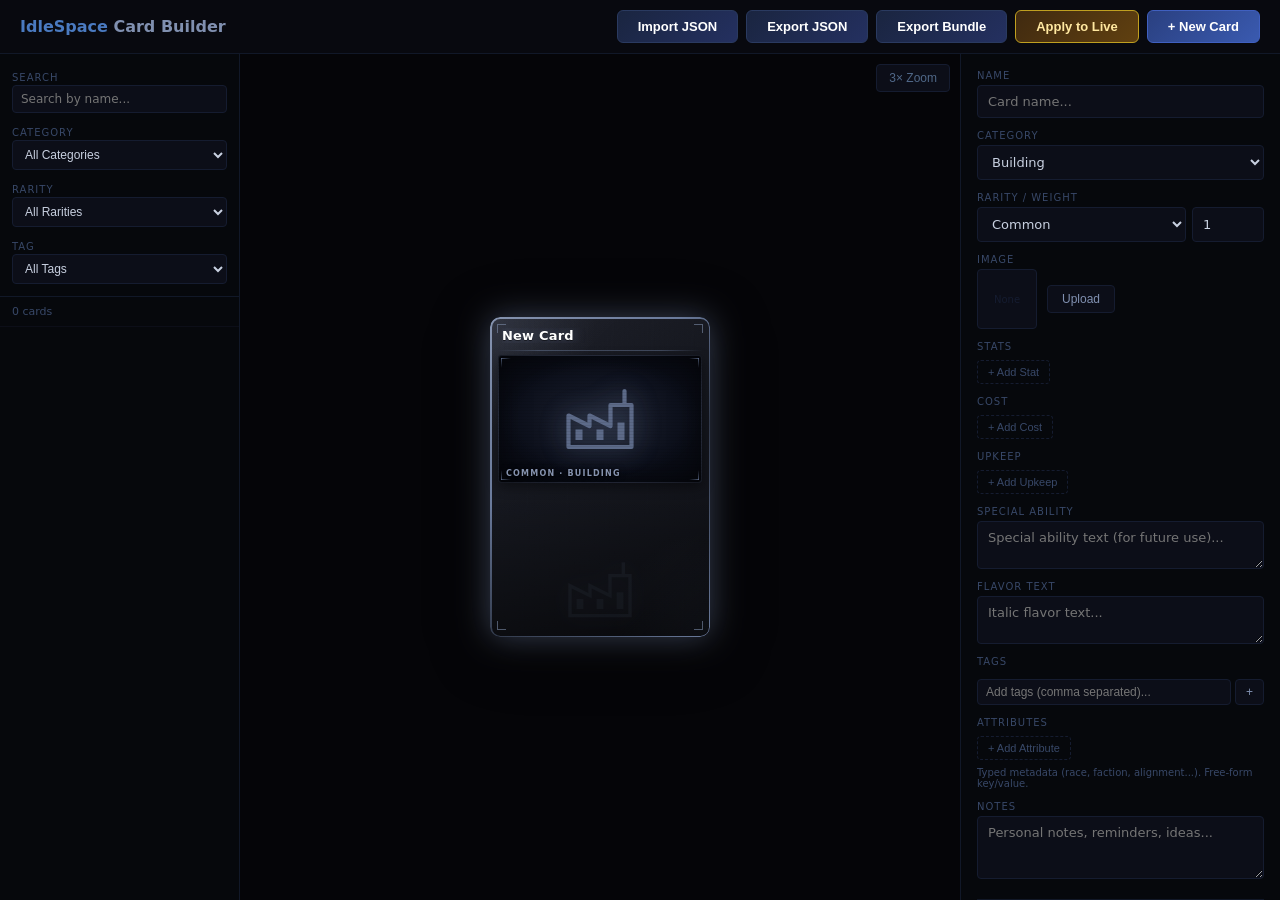
<file: card-builder.html>
<!DOCTYPE html>
<html lang="en">
<head>
<meta charset="UTF-8">
<meta name="viewport" content="width=device-width, initial-scale=1.0">
<title>IdleSpace — Card Builder</title>
<link rel="stylesheet" href="ui/colors_and_type.css">
<link rel="stylesheet" href="ui/chrome.css">
<link rel="stylesheet" href="ui/card-chrome.css">
<link rel="stylesheet" href="ui/ship-card.css">
<link rel="stylesheet" href="ui/star-card.css">
<link rel="stylesheet" href="ui/planet-card.css">
<link rel="stylesheet" href="ui/building-card.css">
<link rel="stylesheet" href="ui/leader-card.css">
<link rel="stylesheet" href="ui/admiral-card.css">
<link rel="stylesheet" href="ui/artifact-card.css">
<link rel="stylesheet" href="ui/tech-card.css">
<style>
/* ── Reset & Base ── */
*, *::before, *::after { box-sizing: border-box; margin: 0; padding: 0; }
body {
  font-family: 'Segoe UI', system-ui, sans-serif;
  background: #050508;
  color: #c8d0e0;
  height: 100vh;
  display: flex;
  flex-direction: column;
  overflow: hidden;
}

/* ── Header ── */
#header {
  display: flex;
  justify-content: space-between;
  align-items: center;
  padding: 10px 20px;
  background: #08090f;
  border-bottom: 1px solid #111828;
  flex-shrink: 0;
}
#header h1 { font-size: 16px; font-weight: 600; color: #8090b0; }
#header h1 span { color: #4a7ac0; }
#header-actions { display: flex; gap: 8px; align-items: center; }
#live-link-status {
  display: none;
  align-items: center;
  gap: 6px;
  padding: 4px 8px;
  margin-right: 4px;
  background: linear-gradient(135deg, #3a2a10, #503a15);
  border: 1px solid #c0a020;
  border-radius: 4px;
  color: #ffe8a0;
  font-size: 11px;
  font-weight: 600;
}
#live-link-status.visible { display: flex; }
#live-link-status .dot {
  width: 7px; height: 7px; border-radius: 50%;
  background: #ffd040;
  box-shadow: 0 0 5px #ffd040;
  animation: live-dot-pulse 1.8s ease-in-out infinite;
}
@keyframes live-dot-pulse { 0%,100% { opacity: 1; } 50% { opacity: 0.5; } }
#live-link-status .clear-link {
  background: transparent; border: none; color: #ffe8a0;
  cursor: pointer; font-size: 11px; text-decoration: underline;
  padding: 0 0 0 2px;
}
#live-link-status .clear-link:hover { color: #ffbb40; }
.header-btn-apply {
  background: linear-gradient(135deg, #402a10, #604010) !important;
  border-color: #c0a020 !important;
  color: #ffe8a0 !important;
}
.header-btn-apply:hover { background: linear-gradient(135deg, #503818, #704818) !important; }
#new-card-btn, .header-btn {
  padding: 8px 20px;
  background: linear-gradient(135deg, #2a4080, #3a5ab0);
  border: 1px solid #4060c0;
  color: #fff;
  border-radius: 6px;
  font-size: 13px;
  font-weight: 600;
  cursor: pointer;
  transition: all 0.15s;
}
#new-card-btn:hover, .header-btn:hover { background: linear-gradient(135deg, #3050a0, #4a6ac0); }
.header-btn-subtle {
  background: linear-gradient(135deg, #1a2540, #243060);
  border-color: #2a3a60;
}
.header-btn-subtle:hover { background: linear-gradient(135deg, #243060, #2e4080) !important; }

/* ── 3-Panel Layout ── */
#panels {
  display: flex;
  flex: 1;
  overflow: hidden;
}

/* ── Left Panel: Catalog ── */
#catalog {
  width: 240px;
  flex-shrink: 0;
  background: #06080c;
  border-right: 1px solid #111828;
  display: flex;
  flex-direction: column;
  overflow: hidden;
}
#catalog-filters {
  padding: 12px;
  border-bottom: 1px solid #111828;
  display: flex;
  flex-direction: column;
  gap: 8px;
}
#catalog-filters label { font-size: 10px; color: #384868; text-transform: uppercase; letter-spacing: 1px; }
#catalog-filters select {
  width: 100%;
  padding: 6px 8px;
  background: #0c0e18;
  border: 1px solid #151c30;
  color: #c8d0e0;
  border-radius: 4px;
  font-size: 12px;
}
#catalog-count {
  padding: 8px 12px;
  font-size: 11px;
  color: #384868;
  border-bottom: 1px solid #0c0e18;
}
#catalog-list {
  flex: 1;
  overflow-y: auto;
  padding: 4px 0;
}
.catalog-item {
  padding: 8px 12px;
  cursor: pointer;
  display: flex;
  align-items: center;
  gap: 8px;
  transition: background 0.1s;
  font-size: 13px;
}
.catalog-item:hover { background: #0a0d16; }
.catalog-item.active { background: #0d1020; }
.catalog-item-dot {
  width: 8px;
  height: 8px;
  border-radius: 50%;
  flex-shrink: 0;
}
.catalog-item-name { flex: 1; white-space: nowrap; overflow: hidden; text-overflow: ellipsis; }
.catalog-item-cat { font-size: 10px; color: #384868; text-transform: uppercase; }

/* ── Center Panel: Preview ── */
#preview-panel {
  flex: 1;
  display: flex;
  align-items: center;
  justify-content: center;
  background: #050508;
  min-width: 280px;
  position: relative;
  overflow: auto;
}
#zoom-btn {
  position: absolute;
  top: 10px;
  right: 10px;
  padding: 6px 12px;
  background: #0c0e18;
  border: 1px solid #151c30;
  color: #506888;
  border-radius: 4px;
  cursor: pointer;
  font-size: 12px;
  z-index: 5;
  transition: all 0.15s;
}
#zoom-btn:hover { border-color: #4060c0; color: #c0d0f0; }

/* ── Card Preview shell ──
   All card rendering goes through the metallic template (ui/card-chrome.css
   and the per-type files). This file only owns the outer sizing + the 3×
   zoom toggle wired to #zoom-btn. */
.card-preview {
  width: 220px;
  height: 320px;
  border-radius: 10px;
  padding: 0;
  display: flex;
  flex-direction: column;
  position: relative;
  flex-shrink: 0;
}
.card-preview.zoomed {
  transform: scale(3);
  transform-origin: center center;
}

/* ── Right Panel: Editor ── */
#editor {
  width: 320px;
  flex-shrink: 0;
  background: #06080c;
  border-left: 1px solid #111828;
  overflow-y: auto;
  padding: 16px;
  display: flex;
  flex-direction: column;
  gap: 12px;
}
.editor-section {
  display: flex;
  flex-direction: column;
  gap: 4px;
}
.editor-label {
  font-size: 10px;
  color: #384868;
  text-transform: uppercase;
  letter-spacing: 1px;
}
.editor-input {
  width: 100%;
  padding: 8px 10px;
  background: #0c0e18;
  border: 1px solid #151c30;
  color: #c8d0e0;
  border-radius: 4px;
  font-size: 13px;
  font-family: inherit;
}
.editor-input:focus { outline: none; border-color: #4060c0; }
textarea.editor-input { resize: vertical; min-height: 48px; }
select.editor-input { cursor: pointer; }

/* Stats / Cost rows */
.stat-rows { display: flex; flex-direction: column; gap: 4px; }
.stat-row {
  display: flex;
  align-items: center;
  gap: 6px;
}
.stat-row .stat-key {
  flex: 1;
  padding: 5px 8px;
  background: #0c0e18;
  border: 1px solid #151c30;
  color: #8090b0;
  border-radius: 4px;
  font-size: 12px;
}
.stat-row .stat-key.default { background: #151a30; color: #506888; border-color: #111828; }
.stat-row .stat-val {
  width: 70px;
  padding: 5px 8px;
  background: #0c0e18;
  border: 1px solid #151c30;
  color: #c8d0e0;
  border-radius: 4px;
  font-size: 12px;
  text-align: right;
}
.stat-row .stat-val:focus { outline: none; border-color: #4060c0; }
.stat-row .remove-btn {
  width: 24px;
  height: 24px;
  background: transparent;
  border: 1px solid #2a2030;
  color: #6a4050;
  border-radius: 4px;
  cursor: pointer;
  font-size: 14px;
  display: flex;
  align-items: center;
  justify-content: center;
  transition: all 0.1s;
}
.stat-row .remove-btn:hover { background: #2a1020; color: #c04060; border-color: #4a2040; }
.add-row-btn {
  padding: 5px 10px;
  background: transparent;
  border: 1px dashed #151c30;
  color: #384868;
  border-radius: 4px;
  cursor: pointer;
  font-size: 11px;
  transition: all 0.1s;
  align-self: flex-start;
}
.add-row-btn:hover { border-color: #4060c0; color: #6a8ac0; }

/* Image upload */
#image-upload-area {
  display: flex;
  align-items: center;
  gap: 10px;
}
#image-thumb {
  width: 60px;
  height: 60px;
  border-radius: 4px;
  background: #0c0e18;
  border: 1px solid #151c30;
  overflow: hidden;
  display: flex;
  align-items: center;
  justify-content: center;
  color: #151c30;
  font-size: 10px;
}
#image-thumb img { width: 100%; height: 100%; object-fit: cover; }
#image-upload-btn {
  padding: 6px 14px;
  background: #0c0e18;
  border: 1px solid #151c30;
  color: #8090b0;
  border-radius: 4px;
  cursor: pointer;
  font-size: 12px;
  transition: all 0.1s;
}
#image-upload-btn:hover { border-color: #4060c0; color: #c0d0f0; }
#image-clear-btn {
  padding: 6px 10px;
  background: transparent;
  border: 1px solid #2a2030;
  color: #6a4050;
  border-radius: 4px;
  cursor: pointer;
  font-size: 11px;
  display: none;
}
#image-clear-btn:hover { background: #2a1020; color: #c04060; }

/* Tags */
#tag-list {
  display: flex;
  flex-wrap: wrap;
  gap: 4px;
}
.tag {
  display: inline-flex;
  align-items: center;
  gap: 4px;
  padding: 3px 8px;
  background: #0c0e18;
  border: 1px solid #151c30;
  border-radius: 12px;
  font-size: 11px;
  color: #8090b0;
}
.tag .tag-remove {
  background: none;
  border: none;
  color: #384868;
  cursor: pointer;
  font-size: 13px;
  padding: 0 0 0 2px;
  line-height: 1;
}
.tag .tag-remove:hover { color: #c04060; }
#search-autocomplete {
  position: absolute;
  top: 100%;
  left: 0;
  right: 0;
  background: #0c0e18;
  border: 1px solid #151c30;
  border-top: none;
  border-radius: 0 0 4px 4px;
  max-height: 180px;
  overflow-y: auto;
  z-index: 10;
  display: none;
}
#search-autocomplete .search-option {
  padding: 5px 8px;
  font-size: 12px;
  color: #8090b0;
  cursor: pointer;
  display: flex;
  align-items: center;
  gap: 6px;
}
#search-autocomplete .search-option:hover,
#search-autocomplete .search-option.selected {
  background: #101525;
  color: #c0d0f0;
}
#search-autocomplete .search-option .search-dot {
  width: 6px;
  height: 6px;
  border-radius: 50%;
  flex-shrink: 0;
}
#search-autocomplete .search-option .search-cat {
  font-size: 9px;
  color: #384868;
  margin-left: auto;
  text-transform: uppercase;
}
#tag-input-row {
  display: flex;
  gap: 4px;
  margin-top: 4px;
  position: relative;
}
#tag-input {
  flex: 1;
  padding: 5px 8px;
  background: #0c0e18;
  border: 1px solid #151c30;
  color: #c8d0e0;
  border-radius: 4px;
  font-size: 12px;
}
#tag-input:focus { outline: none; border-color: #4060c0; }
#tag-autocomplete {
  position: absolute;
  top: 100%;
  left: 0;
  right: 40px;
  background: #0c0e18;
  border: 1px solid #151c30;
  border-top: none;
  border-radius: 0 0 4px 4px;
  max-height: 120px;
  overflow-y: auto;
  z-index: 10;
  display: none;
}
#tag-autocomplete .tag-option {
  padding: 5px 8px;
  font-size: 12px;
  color: #8090b0;
  cursor: pointer;
}
#tag-autocomplete .tag-option:hover,
#tag-autocomplete .tag-option.selected {
  background: #101525;
  color: #c0d0f0;
}
#add-tag-btn {
  padding: 5px 10px;
  background: #0c0e18;
  border: 1px solid #151c30;
  color: #8090b0;
  border-radius: 4px;
  cursor: pointer;
  font-size: 12px;
}
#add-tag-btn:hover { border-color: #4060c0; color: #c0d0f0; }

/* Catalog tag pills */
.catalog-item-tags {
  display: flex;
  gap: 2px;
  flex-wrap: wrap;
  margin-top: 2px;
}
.catalog-tag {
  font-size: 9px;
  padding: 1px 5px;
  background: #0c0e18;
  border-radius: 8px;
  color: #384868;
}

/* Action buttons */
#editor-actions {
  display: flex;
  gap: 8px;
  margin-top: 8px;
  padding-top: 12px;
  border-top: 1px solid #111828;
}
#save-btn {
  flex: 1;
  padding: 10px;
  background: linear-gradient(135deg, #2a6040, #3a8060);
  border: 1px solid #40a060;
  color: #fff;
  border-radius: 6px;
  font-size: 13px;
  font-weight: 600;
  cursor: pointer;
  transition: all 0.15s;
}
#save-btn:hover { background: linear-gradient(135deg, #3a7050, #4a9070); }
#delete-btn {
  padding: 10px 16px;
  background: transparent;
  border: 1px solid #4a2030;
  color: #a04050;
  border-radius: 6px;
  font-size: 13px;
  cursor: pointer;
  transition: all 0.15s;
}
#delete-btn:hover { background: #2a1020; color: #d06070; }
#delete-btn:disabled { opacity: 0.3; cursor: not-allowed; }

/* Toast notification */
#toast {
  position: fixed;
  bottom: 20px;
  left: 50%;
  transform: translateX(-50%) translateY(80px);
  padding: 10px 24px;
  background: #2a6040;
  border: 1px solid #40a060;
  color: #fff;
  border-radius: 6px;
  font-size: 13px;
  transition: transform 0.3s ease;
  z-index: 100;
}
#toast.show { transform: translateX(-50%) translateY(0); }

/* Scrollbar styling */
::-webkit-scrollbar { width: 6px; }
::-webkit-scrollbar-track { background: transparent; }
::-webkit-scrollbar-thumb { background: #151c30; border-radius: 3px; }
::-webkit-scrollbar-thumb:hover { background: #1c2840; }

/* Hidden file input */
#image-file-input { display: none; }
</style>
</head>
<body>

<!-- SVG icon sprite (hidden, injected synchronously so <use href="#i-..."/> resolves immediately) -->
<div id="ui-sprite-slot" style="position:absolute;width:0;height:0;overflow:hidden" aria-hidden="true"></div>
<script>
(function loadSprite(){
  try {
    const xhr = new XMLHttpRequest();
    xhr.open('GET', 'ui/icons.html', false);
    xhr.send();
    document.getElementById('ui-sprite-slot').innerHTML = xhr.responseText;
  } catch(e) {
    fetch('ui/icons.html').then(r => r.text())
      .then(t => { document.getElementById('ui-sprite-slot').innerHTML = t; });
  }
})();
</script>

<!-- Header -->
<div id="header">
  <h1><span>IdleSpace</span> Card Builder</h1>
  <div id="header-actions">
    <div id="live-link-status">
      <span class="dot"></span>
      <span>Live-linked to game</span>
      <button class="clear-link" id="clear-override-btn" title="Remove override; game reverts to data/game-cards.json">clear</button>
    </div>
    <button id="import-btn" class="header-btn header-btn-subtle">Import JSON</button>
    <button id="export-btn" class="header-btn header-btn-subtle">Export JSON</button>
    <button id="export-bundle-btn" class="header-btn header-btn-subtle">Export Bundle</button>
    <button id="apply-live-btn" class="header-btn header-btn-apply" title="Push current catalog to any open starmap as a live override">Apply to Live</button>
    <button id="new-card-btn">+ New Card</button>
  </div>
  <input type="file" id="import-file" accept=".json" style="display:none">
</div>

<!-- 3 Panels -->
<div id="panels">

  <!-- Left: Catalog -->
  <div id="catalog">
    <div id="catalog-filters">
      <div style="position:relative">
        <label>Search</label>
        <input type="text" id="card-search" class="editor-input" placeholder="Search by name..." style="padding:6px 8px; font-size:12px;">
        <div id="search-autocomplete"></div>
      </div>
      <div>
        <label>Category</label>
        <select id="filter-category">
          <option value="all">All Categories</option>
          <option value="building">Building</option>
          <option value="leader">Leader</option>
          <option value="ship">Ship</option>
          <option value="admiral">Admiral</option>
          <option value="star">Star</option>
          <option value="planet">Planet</option>
          <option value="pirate">Pirate</option>
          <option value="artifact">Artifact</option>
          <option value="tech">Tech</option>
        </select>
      </div>
      <div>
        <label>Rarity</label>
        <select id="filter-rarity">
          <option value="all">All Rarities</option>
          <option value="common">Common</option>
          <option value="uncommon">Uncommon</option>
          <option value="rare">Rare</option>
          <option value="epic">Epic</option>
          <option value="legendary">Legendary</option>
        </select>
      </div>
      <div>
        <label>Tag</label>
        <select id="filter-tag">
          <option value="all">All Tags</option>
        </select>
      </div>
    </div>
    <div id="catalog-count">0 cards</div>
    <div id="catalog-list"></div>
  </div>

  <!-- Center: Preview -->
  <div id="preview-panel">
    <button id="zoom-btn">3× Zoom</button>
    <!-- Empty shell. updatePreview() populates className + innerHTML on load. -->
    <div class="card-preview tpl-metal is-ship common" id="card-preview"></div>
  </div>

  <!-- Right: Editor -->
  <div id="editor">
    <div class="editor-section">
      <label class="editor-label">Name</label>
      <input type="text" class="editor-input" id="edit-name" placeholder="Card name...">
    </div>

    <div class="editor-section">
      <label class="editor-label">Category</label>
      <select class="editor-input" id="edit-category">
        <option value="building">Building</option>
        <option value="leader">Leader</option>
        <option value="ship">Ship</option>
        <option value="admiral">Admiral</option>
        <option value="star">Star</option>
        <option value="planet">Planet</option>
        <option value="pirate">Pirate (NPC)</option>
        <option value="artifact">Artifact</option>
        <option value="tech">Tech</option>
      </select>
    </div>

    <div class="editor-section">
      <label class="editor-label">Rarity / Weight</label>
      <div style="display:flex; gap:6px;">
        <select class="editor-input" id="edit-rarity" style="flex:1;">
          <option value="common">Common</option>
          <option value="uncommon">Uncommon</option>
          <option value="rare">Rare</option>
          <option value="epic">Epic</option>
          <option value="legendary">Legendary</option>
        </select>
        <input type="number" class="editor-input" id="edit-weight" value="1" min="0" step="0.5" style="width:72px;" title="Within-rarity pick weight. Default 1. 0 = never drawn.">
      </div>
    </div>

    <div class="editor-section">
      <label class="editor-label">Image</label>
      <div id="image-upload-area">
        <div id="image-thumb">None</div>
        <button id="image-upload-btn">Upload</button>
        <button id="image-clear-btn">Clear</button>
      </div>
      <input type="file" id="image-file-input" accept="image/*">
    </div>

    <!-- Stats section — visible for building/leader/admiral/ship. Planet sees "Bonuses (%)" here; star hides it. -->
    <div class="editor-section" id="stats-section">
      <label class="editor-label" id="stats-label">Stats</label>
      <div class="stat-rows" id="stat-rows"></div>
      <button class="add-row-btn" id="add-stat-btn">+ Add Stat</button>
    </div>

    <!-- Planet Generation — star-only -->
    <div class="editor-section" id="planetgen-section" style="display:none;">
      <label class="editor-label">Planet Generation</label>
      <div style="display:flex; gap:6px; align-items:center; font-size:11px; color:#506888;">
        <span>count</span>
        <input type="number" class="editor-input" id="edit-pg-count-min" value="1" min="0" style="width:56px;" placeholder="min">
        <span>to</span>
        <input type="number" class="editor-input" id="edit-pg-count-max" value="3" min="0" style="width:56px;" placeholder="max">
        <span>bonus</span>
        <input type="number" class="editor-input" id="edit-pg-bonus" value="0" min="0" style="width:56px;" placeholder="0">
      </div>
      <label class="editor-label" style="margin-top:6px;">Guaranteed rarities</label>
      <input type="text" class="editor-input" id="edit-pg-guaranteed" placeholder="e.g. uncommon, rare, epic" style="font-size:12px;">
      <div style="font-size:10px; color:#384868; margin-top:3px;">Comma-separated rarity names. Shift remaining slots via "bonus".</div>
    </div>

    <!-- Artifact source — artifact-only -->
    <div class="editor-section" id="artifact-source-section" style="display:none;">
      <label class="editor-label">Artifact Source</label>
      <select class="editor-input" id="edit-artifact-source">
        <option value="">(any)</option>
        <option value="pirate">Pirate kill</option>
        <option value="research">Research</option>
        <option value="exploration">Exploration</option>
      </select>
      <div style="font-size:10px; color:#384868; margin-top:3px;">Restricts which gameplay path can drop this artifact.</div>
    </div>

    <!-- Effect JSON — artifact + tech -->
    <div class="editor-section" id="effect-section" style="display:none;">
      <label class="editor-label">Effect (JSON)</label>
      <textarea class="editor-input" id="edit-effect-json" placeholder='{"kind":"flatResourcePerColony","id":"minerals","amount":5}' rows="3" style="font-family:monospace; font-size:11px;"></textarea>
      <div style="font-size:10px; color:#384868; margin-top:3px;">Effect kind + args. See ARTIFACT_EFFECTS / TECH_EFFECTS in starmap.html.</div>
    </div>

    <div class="editor-section">
      <label class="editor-label">Cost</label>
      <div class="stat-rows" id="cost-rows"></div>
      <button class="add-row-btn" id="add-cost-btn">+ Add Cost</button>
    </div>

    <div class="editor-section">
      <label class="editor-label">Upkeep</label>
      <div class="stat-rows" id="upkeep-rows"></div>
      <button class="add-row-btn" id="add-upkeep-btn">+ Add Upkeep</button>
    </div>

    <div class="editor-section">
      <label class="editor-label">Special Ability</label>
      <textarea class="editor-input" id="edit-special" placeholder="Special ability text (for future use)..." rows="2"></textarea>
    </div>

    <div class="editor-section">
      <label class="editor-label">Flavor Text</label>
      <textarea class="editor-input" id="edit-flavor" placeholder="Italic flavor text..." rows="2"></textarea>
    </div>

    <div class="editor-section">
      <label class="editor-label">Tags</label>
      <div id="tag-list"></div>
      <div id="tag-input-row">
        <input type="text" id="tag-input" placeholder="Add tags (comma separated)...">
        <button id="add-tag-btn">+</button>
        <div id="tag-autocomplete"></div>
      </div>
    </div>

    <div class="editor-section">
      <label class="editor-label">Attributes</label>
      <div class="stat-rows" id="attr-rows"></div>
      <button class="add-row-btn" id="add-attr-btn">+ Add Attribute</button>
      <div style="font-size:10px; color:#384868; margin-top:3px;">Typed metadata (race, faction, alignment...). Free-form key/value.</div>
    </div>

    <div class="editor-section">
      <label class="editor-label">Notes</label>
      <textarea class="editor-input" id="edit-notes" placeholder="Personal notes, reminders, ideas..." rows="3"></textarea>
    </div>

    <div id="editor-actions">
      <button id="save-btn">Save Card</button>
      <button id="delete-btn" disabled>Delete</button>
    </div>
  </div>
</div>

<!-- Toast -->
<div id="toast"></div>

<script>
// ═══════════════════════════════════════════
//  CONFIG
// ═══════════════════════════════════════════
const RARITY_COLORS = {
  common:    "#506888",
  uncommon:  "#4a9b5a",
  rare:      "#4a7ac0",
  epic:      "#8a4ac0",
  legendary: "#c0a020",
};

const CATEGORY_DEFAULT_STATS = {
  building: [],
  ship:     ["shields","armor","speed","sensorRange","energyDmg","energyRange","kineticDmg","kineticRange","missileDmg","missileRange","stealth","pointDefense"],
  leader:   [],
  admiral:  ["commandBonus","maxFleetSize"],
  star:     [],
  planet:   [],
  pirate:   ["shields","armor","speed","sensorRange","energyDmg","energyRange","kineticDmg","kineticRange","missileDmg","missileRange","stealth","pointDefense"],
  artifact: [],
  tech:     [],
};

// Stats that use a dropdown instead of a number input
const DROPDOWN_STATS = {
  energyRange:  ["short","medium","long"],
  kineticRange: ["short","medium","long"],
  missileRange: ["short","medium","long"],
};

const SCHEMA_VERSION = 1;
// Legacy localStorage keys — kept only for one-time migration into IndexedDB.
// localStorage caps at ~5–10 MB per origin, which is nowhere near enough for
// a catalog full of base64 card art. IndexedDB's quota is measured in GB, so
// that's where durable card data now lives.
const LEGACY_CATALOG_LS_KEY = "idlespace_cards";
const LEGACY_OVERRIDE_LS_KEY = "idlespace_gameCards_override";
// IndexedDB keys (both live in the same kv store). Shared with starmap.html —
// the names must match CARDS_IDB_* constants there.
const CARDS_IDB_NAME = "idlespace_cards";
const CARDS_IDB_STORE = "kv";
const CARDS_IDB_CATALOG_KEY = "catalog";
const CARDS_IDB_OVERRIDE_KEY = "gameCardsOverride";
const CARDS_BROADCAST = (typeof BroadcastChannel !== "undefined")
  ? new BroadcastChannel("idlespace-cards")
  : null;

// ── Minimal IndexedDB helper (get/put/delete for one kv store) ──────
// Used for both the builder's working catalog and the live-link override
// payload. Swapping these out of localStorage is the whole point of this
// storage layer: we need GB-scale room for base64 card art.
function idbOpen() {
  return new Promise((resolve, reject) => {
    const req = indexedDB.open(CARDS_IDB_NAME, 1);
    req.onupgradeneeded = () => {
      const db = req.result;
      if (!db.objectStoreNames.contains(CARDS_IDB_STORE)) db.createObjectStore(CARDS_IDB_STORE);
    };
    req.onsuccess = () => resolve(req.result);
    req.onerror = () => reject(req.error);
  });
}
async function idbGet(key) {
  const db = await idbOpen();
  return new Promise((resolve, reject) => {
    const tx = db.transaction(CARDS_IDB_STORE, "readonly");
    const req = tx.objectStore(CARDS_IDB_STORE).get(key);
    req.onsuccess = () => resolve(req.result);
    req.onerror = () => reject(req.error);
  });
}
async function idbPut(key, value) {
  const db = await idbOpen();
  return new Promise((resolve, reject) => {
    const tx = db.transaction(CARDS_IDB_STORE, "readwrite");
    tx.objectStore(CARDS_IDB_STORE).put(value, key);
    tx.oncomplete = () => resolve();
    tx.onerror = () => reject(tx.error);
  });
}
async function idbDelete(key) {
  const db = await idbOpen();
  return new Promise((resolve, reject) => {
    const tx = db.transaction(CARDS_IDB_STORE, "readwrite");
    tx.objectStore(CARDS_IDB_STORE).delete(key);
    tx.oncomplete = () => resolve();
    tx.onerror = () => reject(tx.error);
  });
}

// ═══════════════════════════════════════════
//  STATE
// ═══════════════════════════════════════════
// Populated asynchronously by loadCatalog() during bootBuilder(). Starts
// empty; UI render is deferred until the IDB read resolves.
let catalog = [];
let editingCardId = null; // null = new card

// ═══════════════════════════════════════════
//  STORAGE
// ═══════════════════════════════════════════
// Storage format: { version, cards: [...] } — matches game's data/game-cards.json.
// Persists to IndexedDB (localStorage has a per-origin quota too small for
// catalogs with base64 card art).
async function loadCatalog() {
  // One-time migration: if IDB is empty but a legacy localStorage catalog
  // exists, promote it into IDB and clear the old key.
  try {
    const existing = await idbGet(CARDS_IDB_CATALOG_KEY);
    if (existing && Array.isArray(existing.cards)) return existing.cards;
    if (Array.isArray(existing)) return existing; // tolerate bare-array value
  } catch (e) {
    console.warn("[cards] IDB catalog read failed:", e);
  }
  try {
    const raw = localStorage.getItem(LEGACY_CATALOG_LS_KEY);
    if (raw) {
      const parsed = JSON.parse(raw);
      const cards = Array.isArray(parsed) ? parsed
                  : (parsed && Array.isArray(parsed.cards)) ? parsed.cards
                  : null;
      if (cards) {
        await idbPut(CARDS_IDB_CATALOG_KEY, { version: SCHEMA_VERSION, cards });
        try { localStorage.removeItem(LEGACY_CATALOG_LS_KEY); } catch (_) {}
        console.info(`[cards] migrated ${cards.length} cards from localStorage to IndexedDB`);
        return cards;
      }
    }
  } catch (e) {
    console.warn("[cards] legacy catalog migration failed:", e);
  }
  return [];
}

async function saveCatalog() {
  try {
    await idbPut(CARDS_IDB_CATALOG_KEY, { version: SCHEMA_VERSION, cards: catalog });
  } catch (e) {
    console.error("[cards] saveCatalog failed:", e);
    showToast("Save failed: " + (e && e.message ? e.message : e));
  }
}

// ═══════════════════════════════════════════
//  EDITOR STATE HELPERS
// ═══════════════════════════════════════════
// Read key/value rows from a container. Numeric unless the key is in
// DROPDOWN_STATS or forceString is set. Keys are preserved verbatim so they
// match starmap.html's expected schema (e.g. sensorRange, kineticDmg) — any
// casing transform here desyncs the exported JSON from what the game reads.
function readKvRows(containerId, { forceString = false } = {}) {
  const out = {};
  document.querySelectorAll(`#${containerId} .stat-row`).forEach(row => {
    const key = row.querySelector(".stat-key").value.trim();
    if (!key) return;
    const valEl = row.querySelector(".stat-val");
    let val;
    if (forceString) val = valEl.value.trim();
    else if (DROPDOWN_STATS[key]) val = valEl.value;
    else val = parseFloat(valEl.value) || 0;
    // Drop empty / zero-valued numeric stats. A stat of 0 is semantically
    // equivalent to "absent" for the game (rollStats and renderers treat a
    // missing key the same way). The editor UI keeps showing all
    // CATEGORY_DEFAULT_STATS rows so users can fill them in without
    // polluting the saved card with empty rows.
    if (!forceString && !DROPDOWN_STATS[key] && val === 0) return;
    out[key] = val;
  });
  // Drop weapon-range entries whose damage counterpart wasn't saved (e.g. a
  // ship without missiles shouldn't carry a stranded "missileRange: short").
  const PAIRED = { energyRange: "energyDmg", kineticRange: "kineticDmg", missileRange: "missileDmg" };
  for (const [rangeKey, dmgKey] of Object.entries(PAIRED)) {
    if (rangeKey in out && !(dmgKey in out)) delete out[rangeKey];
  }
  return out;
}

function readPlanetGen() {
  const minV = parseInt(document.getElementById("edit-pg-count-min").value);
  const maxV = parseInt(document.getElementById("edit-pg-count-max").value);
  const bonus = parseInt(document.getElementById("edit-pg-bonus").value) || 0;
  const gRaw = document.getElementById("edit-pg-guaranteed").value.trim();
  const guaranteed = gRaw ? gRaw.split(",").map(s => s.trim().toLowerCase()).filter(Boolean) : [];
  if (Number.isNaN(minV) && Number.isNaN(maxV) && !bonus && guaranteed.length === 0) return null;
  return {
    count: [Number.isNaN(minV) ? 0 : minV, Number.isNaN(maxV) ? (Number.isNaN(minV) ? 0 : minV) : maxV],
    guaranteed,
    bonus,
  };
}

function getEditorData() {
  const category = document.getElementById("edit-category").value;
  const statsOrBonuses = readKvRows("stat-rows");
  const cost = readKvRows("cost-rows");
  const upkeep = readKvRows("upkeep-rows");
  const attributes = readKvRows("attr-rows", { forceString: true });

  // Category-specific data lives under categoryData.
  const categoryData = {};
  if (category === "star") {
    const pg = readPlanetGen();
    if (pg) categoryData.planetGen = pg;
  } else if (category === "planet" || category === "leader") {
    if (Object.keys(statsOrBonuses).length > 0) categoryData.bonuses = statsOrBonuses;
  } else if (category === "artifact" || category === "tech") {
    if (category === "artifact") {
      const src = document.getElementById("edit-artifact-source").value;
      if (src) categoryData.source = src;
    }
    const effRaw = document.getElementById("edit-effect-json").value.trim();
    if (effRaw) {
      try {
        const eff = JSON.parse(effRaw);
        if (eff && typeof eff === "object") categoryData.effect = eff;
      } catch (e) {
        console.warn("[editor] effect JSON invalid, ignored:", e.message);
      }
    }
  }

  // Planets and leaders store their values in categoryData.bonuses, not stats.
  // Artifacts and tech have no rolled stats.
  const stats = (category === "planet" || category === "leader" || category === "artifact" || category === "tech") ? {} : statsOrBonuses;

  const weight = parseFloat(document.getElementById("edit-weight").value);

  return {
    name: document.getElementById("edit-name").value.trim(),
    category,
    rarity: document.getElementById("edit-rarity").value,
    weight: Number.isFinite(weight) ? weight : 1,
    image: currentImage,
    stats,
    cost,
    upkeep,
    special: document.getElementById("edit-special").value.trim(),
    flavor: document.getElementById("edit-flavor").value.trim(),
    notes: document.getElementById("edit-notes").value.trim(),
    tags: [...currentTags],
    attributes,
    categoryData,
  };
}

function loadCardIntoEditor(card) {
  editingCardId = card.id;
  document.getElementById("edit-name").value = card.name;
  document.getElementById("edit-category").value = card.category;
  document.getElementById("edit-rarity").value = card.rarity;
  document.getElementById("edit-weight").value = (typeof card.weight === "number") ? card.weight : 1;
  document.getElementById("edit-special").value = card.special || "";
  document.getElementById("edit-flavor").value = card.flavor || "";
  document.getElementById("edit-notes").value = card.notes || "";

  currentImage = card.image || null;
  updateImageUI();

  currentTags = [...(card.tags || [])];
  renderTags();

  applyCategoryLayout(card.category);

  // Stats / bonuses: planets and leaders store in categoryData.bonuses; fall back
  // to legacy stats so pre-Phase-2 catalogs keep their values visible.
  const bonuses = card.categoryData && card.categoryData.bonuses;
  const statSource = (card.category === "planet" || card.category === "leader")
    ? (bonuses || card.stats || {})
    : (card.stats || {});
  const defaultStats = CATEGORY_DEFAULT_STATS[card.category] || [];
  const allStatKeys = [...new Set([...defaultStats, ...Object.keys(statSource)])];
  buildStatRows("stat-rows", allStatKeys, statSource, defaultStats);

  // Cost / upkeep
  buildCostRows(card.cost || {});
  buildKvRowsGeneric("upkeep-rows", card.upkeep || {});

  // Attributes (string values)
  buildKvRowsGeneric("attr-rows", card.attributes || {}, { stringValues: true });

  // Planet generation (star-only)
  const pg = (card.categoryData && card.categoryData.planetGen) || {};
  const [pgMin, pgMax] = Array.isArray(pg.count) ? pg.count : [1, 3];
  document.getElementById("edit-pg-count-min").value = pgMin ?? 1;
  document.getElementById("edit-pg-count-max").value = pgMax ?? 3;
  document.getElementById("edit-pg-bonus").value = pg.bonus ?? 0;
  document.getElementById("edit-pg-guaranteed").value = Array.isArray(pg.guaranteed) ? pg.guaranteed.join(", ") : "";

  // Artifact source + effect JSON (artifact/tech only)
  document.getElementById("edit-artifact-source").value = (card.categoryData && card.categoryData.source) || "";
  const eff = card.categoryData && card.categoryData.effect;
  document.getElementById("edit-effect-json").value = eff ? JSON.stringify(eff, null, 2) : "";

  document.getElementById("delete-btn").disabled = false;
  updatePreview();
  highlightCatalogItem(card.id);
}

// Show/hide category-dependent editor sections and relabel the stats section.
function applyCategoryLayout(category) {
  const statsSec = document.getElementById("stats-section");
  const statsLabel = document.getElementById("stats-label");
  const pgSec = document.getElementById("planetgen-section");
  const artSrcSec = document.getElementById("artifact-source-section");
  const effSec = document.getElementById("effect-section");
  if (category === "star") {
    statsSec.style.display = "none";
    pgSec.style.display = "";
  } else if (category === "planet") {
    statsSec.style.display = "";
    statsLabel.textContent = "Resource Bonuses (%)";
    pgSec.style.display = "none";
  } else if (category === "artifact" || category === "tech") {
    // Artifacts and tech don't roll stats — their effect lives in categoryData.
    statsSec.style.display = "none";
    pgSec.style.display = "none";
  } else {
    statsSec.style.display = "";
    statsLabel.textContent = "Stats";
    pgSec.style.display = "none";
  }
  artSrcSec.style.display = (category === "artifact") ? "" : "none";
  effSec.style.display    = (category === "artifact" || category === "tech") ? "" : "none";
}

function resetEditor() {
  editingCardId = null;
  document.getElementById("edit-name").value = "";
  document.getElementById("edit-category").value = "building";
  document.getElementById("edit-rarity").value = "common";
  document.getElementById("edit-weight").value = 1;
  document.getElementById("edit-special").value = "";
  document.getElementById("edit-flavor").value = "";
  document.getElementById("edit-notes").value = "";

  currentImage = null;
  updateImageUI();

  currentTags = [];
  renderTags();

  applyCategoryLayout("building");

  const defaultStats = CATEGORY_DEFAULT_STATS["building"];
  buildStatRows("stat-rows", defaultStats, {}, defaultStats);
  buildCostRows({});
  buildKvRowsGeneric("upkeep-rows", {});
  buildKvRowsGeneric("attr-rows", {}, { stringValues: true });

  document.getElementById("edit-pg-count-min").value = 1;
  document.getElementById("edit-pg-count-max").value = 3;
  document.getElementById("edit-pg-bonus").value = 0;
  document.getElementById("edit-pg-guaranteed").value = "";

  document.getElementById("edit-artifact-source").value = "";
  document.getElementById("edit-effect-json").value = "";

  document.getElementById("delete-btn").disabled = true;
  updatePreview();
  highlightCatalogItem(null);
}

// ═══════════════════════════════════════════
//  STAT / COST ROW BUILDERS
// ═══════════════════════════════════════════
function buildStatRows(containerId, keys, values, defaultKeys) {
  const container = document.getElementById(containerId);
  container.innerHTML = "";
  for (const key of keys) {
    addStatRow(container, key, values[key] || 0, defaultKeys.includes(key));
  }
}

function buildCostRows(costObj) {
  buildKvRowsGeneric("cost-rows", costObj);
}

// Generic key/value row builder. Use { stringValues: true } for attributes etc.
function buildKvRowsGeneric(containerId, obj, opts = {}) {
  const container = document.getElementById(containerId);
  container.innerHTML = "";
  for (const [key, val] of Object.entries(obj)) {
    addStatRow(container, key, val, false, opts);
  }
}

function addStatRow(container, key, value, isDefault, opts = {}) {
  const { stringValues = false } = opts;
  const row = document.createElement("div");
  row.className = "stat-row";

  const keyInput = document.createElement("input");
  keyInput.className = `stat-key${isDefault ? " default" : ""}`;
  keyInput.type = "text";
  keyInput.value = key;
  keyInput.placeholder = stringValues ? "name..." : "resource...";
  if (isDefault) keyInput.readOnly = true;
  keyInput.addEventListener("input", updatePreview);

  let valEl;
  if (!stringValues && DROPDOWN_STATS[key]) {
    valEl = document.createElement("select");
    valEl.className = "stat-val";
    for (const opt of DROPDOWN_STATS[key]) {
      const option = document.createElement("option");
      option.value = opt;
      option.textContent = opt;
      if (opt === value) option.selected = true;
      valEl.appendChild(option);
    }
    valEl.addEventListener("change", updatePreview);
  } else {
    valEl = document.createElement("input");
    valEl.className = "stat-val";
    valEl.type = stringValues ? "text" : "number";
    valEl.value = value;
    valEl.placeholder = stringValues ? "value" : "0";
    valEl.addEventListener("input", updatePreview);
  }

  const removeBtn = document.createElement("button");
  removeBtn.className = "remove-btn";
  removeBtn.textContent = "×";
  removeBtn.addEventListener("click", () => { row.remove(); updatePreview(); });

  row.append(keyInput, valEl, removeBtn);
  container.appendChild(row);
}

// ═══════════════════════════════════════════
//  IMAGE HANDLING
// ═══════════════════════════════════════════
let currentImage = null;
let currentTags = [];

function updateImageUI() {
  const thumb = document.getElementById("image-thumb");
  const clearBtn = document.getElementById("image-clear-btn");
  if (currentImage) {
    thumb.innerHTML = `<img src="${currentImage}" alt="card image">`;
    clearBtn.style.display = "block";
  } else {
    thumb.innerHTML = "None";
    clearBtn.style.display = "none";
  }
}

document.getElementById("image-upload-btn").addEventListener("click", () => {
  document.getElementById("image-file-input").click();
});

document.getElementById("image-file-input").addEventListener("change", (e) => {
  const file = e.target.files[0];
  if (!file) return;
  const reader = new FileReader();
  reader.onload = (ev) => {
    currentImage = ev.target.result;
    updateImageUI();
    updatePreview();
  };
  reader.readAsDataURL(file);
  e.target.value = ""; // allow re-upload of same file
});

document.getElementById("image-clear-btn").addEventListener("click", () => {
  currentImage = null;
  updateImageUI();
  updatePreview();
});

// ═══════════════════════════════════════════
//  TAGS
// ═══════════════════════════════════════════
function renderTags() {
  const list = document.getElementById("tag-list");
  list.innerHTML = "";
  for (const tag of currentTags) {
    const el = document.createElement("span");
    el.className = "tag";
    el.innerHTML = `${tag}<button class="tag-remove">×</button>`;
    el.querySelector(".tag-remove").addEventListener("click", () => {
      currentTags = currentTags.filter(t => t !== tag);
      renderTags();
    });
    list.appendChild(el);
  }
}

function getAllKnownTags() {
  return [...new Set(catalog.flatMap(c => c.tags || []))].sort();
}

function addTags() {
  const input = document.getElementById("tag-input");
  const raw = input.value;
  const tags = raw.split(",").map(t => t.trim().toLowerCase().replace(/\s+/g, "-")).filter(Boolean);
  for (const tag of tags) {
    if (!currentTags.includes(tag)) {
      currentTags.push(tag);
    }
  }
  input.value = "";
  hideAutocomplete();
  renderTags();
}

// Autocomplete
let acSelectedIdx = -1;

function showAutocomplete() {
  const input = document.getElementById("tag-input");
  const ac = document.getElementById("tag-autocomplete");
  // Get the current fragment (after last comma)
  const parts = input.value.split(",");
  const fragment = parts[parts.length - 1].trim().toLowerCase();

  if (!fragment) { hideAutocomplete(); return; }

  const known = getAllKnownTags().filter(t =>
    t.includes(fragment) && !currentTags.includes(t)
  );

  if (known.length === 0) { hideAutocomplete(); return; }

  acSelectedIdx = -1;
  ac.innerHTML = known.map((t, i) =>
    `<div class="tag-option" data-idx="${i}" data-tag="${t}">${t}</div>`
  ).join("");
  ac.style.display = "block";

  ac.querySelectorAll(".tag-option").forEach(opt => {
    opt.addEventListener("mousedown", (e) => {
      e.preventDefault();
      pickAutocomplete(opt.dataset.tag);
    });
  });
}

function hideAutocomplete() {
  const ac = document.getElementById("tag-autocomplete");
  ac.style.display = "none";
  ac.innerHTML = "";
  acSelectedIdx = -1;
}

function pickAutocomplete(tag) {
  const input = document.getElementById("tag-input");
  const parts = input.value.split(",");
  parts[parts.length - 1] = " " + tag;
  input.value = parts.join(",").replace(/^[\s,]+/, "") + ", ";
  hideAutocomplete();
  input.focus();
}

function navigateAutocomplete(dir) {
  const options = document.querySelectorAll("#tag-autocomplete .tag-option");
  if (options.length === 0) return false;
  options.forEach(o => o.classList.remove("selected"));
  acSelectedIdx += dir;
  if (acSelectedIdx < 0) acSelectedIdx = options.length - 1;
  if (acSelectedIdx >= options.length) acSelectedIdx = 0;
  options[acSelectedIdx].classList.add("selected");
  options[acSelectedIdx].scrollIntoView({ block: "nearest" });
  return true;
}

document.getElementById("add-tag-btn").addEventListener("click", addTags);
document.getElementById("tag-input").addEventListener("input", showAutocomplete);
document.getElementById("tag-input").addEventListener("blur", () => {
  setTimeout(hideAutocomplete, 150);
});
document.getElementById("tag-input").addEventListener("keydown", (e) => {
  const ac = document.getElementById("tag-autocomplete");
  if (e.key === "ArrowDown" && ac.style.display === "block") {
    e.preventDefault(); navigateAutocomplete(1);
  } else if (e.key === "ArrowUp" && ac.style.display === "block") {
    e.preventDefault(); navigateAutocomplete(-1);
  } else if (e.key === "Tab" && ac.style.display === "block") {
    e.preventDefault();
    const sel = document.querySelector("#tag-autocomplete .tag-option.selected");
    if (sel) pickAutocomplete(sel.dataset.tag);
    else if (document.querySelector("#tag-autocomplete .tag-option")) {
      pickAutocomplete(document.querySelector("#tag-autocomplete .tag-option").dataset.tag);
    }
  } else if (e.key === "Enter") {
    e.preventDefault();
    const sel = document.querySelector("#tag-autocomplete .tag-option.selected");
    if (sel) { pickAutocomplete(sel.dataset.tag); }
    else { addTags(); }
  }
});

// ═══════════════════════════════════════════
//  LIVE PREVIEW
const RANGE_LABELS = { short: "S", medium: "M", long: "L" };
const RANGE_COLORS = { short: "#e0a040", medium: "#a0c0e0", long: "#60d060" };

// SVG sprite ids for resource keys — used by the ship card renderer below.
const RES_ICON_BY_KEY = {
  credits: "i-credits", energy: "i-energy", minerals: "i-minerals",
  research: "i-research", food: "i-food",
};

// Stat-key → SVG sprite id. Mirrors STAT_ICON_IDS in starmap.html; keep in sync.
const STAT_ICON_IDS = {
  // Resources
  credits: "i-credits", energy: "i-energy", minerals: "i-minerals",
  research: "i-research", food: "i-food",
  // Ship combat
  shields: "i-shield", armor: "i-armor", speed: "i-speed",
  sensorRange: "i-sensor", stealth: "i-stealth", pointDefense: "i-pd",
  energyDmg: "i-beam", kineticDmg: "i-kinetic", missileDmg: "i-missile",
  // Admiral / command
  commandBonus: "i-command", maxFleetSize: "i-fleet-cap",
  // Leader attributes
  growth: "i-growth", morale: "i-morale", efficiency: "i-settings",
  engineering: "i-engineering", charisma: "i-charisma",
  logistics: "i-logistics", diplomacy: "i-diplomacy", tactics: "i-tactics",
  // Legacy aliases (same sprite, different key)
  attack: "i-swords", hull: "i-armor", navigation: "i-sensor",
  fleet_size: "i-fleet-cap", research_bonus: "i-research", defense: "i-shield",
};

// Category → watermark sprite id. Mirrors CATEGORY_WATERMARK_IDS in starmap.html.
const CATEGORY_WATERMARK_IDS = {
  ship: "i-solo-ship", pirate: "i-solo-ship",
  star: "i-star", planet: "i-planet",
  building: "i-building", leader: "i-leader", admiral: "i-admiral",
};

// Abbreviate big numbers: 500 → "500", 1200 → "1.2K", 5000 → "5K", 16000 → "16K".
// Mirrors formatResourceValue in starmap.html.
function formatResourceValue(val) {
  const v = Math.floor(val);
  const strip = (s) => s.replace(/\.0$/, "");
  if (v >= 1e12) return strip((v / 1e12).toFixed(1)) + "T";
  if (v >= 1e9)  return strip((v / 1e9).toFixed(1))  + "B";
  if (v >= 1e6)  return strip((v / 1e6).toFixed(1))  + "M";
  if (v >= 1e4)  return Math.round(v / 1e3) + "K";
  if (v >= 1e3)  return strip((v / 1e3).toFixed(1))  + "K";
  return v.toString();
}

// readKvRows() preserves stat-key casing verbatim, so fresh cards already use
// camelCase. This alias map stays as a one-way migration helper for loading
// LEGACY catalogs that were saved by an older builder that lowercased keys.
// Never generate lowercase keys from new writes — starmap.html is the schema
// source of truth and uses camelCase throughout.
const STAT_KEY_ALIASES = {
  // Ship combat
  sensorrange: "sensorRange",
  pointdefense: "pointDefense",
  energydmg: "energyDmg",   energyrange: "energyRange",
  kineticdmg: "kineticDmg", kineticrange: "kineticRange",
  missiledmg: "missileDmg", missilerange: "missileRange",
  // Admiral
  commandbonus: "commandBonus",
  maxfleetsize: "maxFleetSize",
};
function normalizeStatKeys(raw) {
  const out = {};
  for (const [k, v] of Object.entries(raw || {})) {
    out[STAT_KEY_ALIASES[k] || k] = v;
  }
  return out;
}

// Labels used in ship-card `title` tooltips. Mirrors RESOURCE_LABELS /
// RANGE_NAMES in starmap.html — keep in sync.
const RESOURCE_LABELS = {
  credits: "Credits", energy: "Energy", minerals: "Minerals",
  research: "Research", food: "Food",
};
const RANGE_NAMES = { short: "Short", medium: "Medium", long: "Long" };

// Ship/pirate card — returns INNER HTML for the #card-preview container.
// Mirrors buildShipCardHtml in starmap.html; kept in sync manually.
// See CARDS_STYLING_GUIDE.md for what each section does.
function buildShipCardHtml(data) {
  const s = normalizeStatKeys(data.stats);
  const subLabel = `${data.rarity || "common"} · ${data.category === "pirate" ? "Pirate" : "Ship"}`;

  let costHtml = "";
  if (data.cost && Object.keys(data.cost).length > 0) {
    const parts = Object.entries(data.cost).map(([key, val]) => {
      const iconId = RES_ICON_BY_KEY[key];
      const icon = iconId ? `<svg class="ico ${key}"><use href="#${iconId}"/></svg>` : "";
      const label = RESOURCE_LABELS[key] || key;
      return `<span class="cost-part" style="--cost-c: var(--res-${key})" title="${label}: ${formatResourceValue(val)}">${icon}${formatResourceValue(val)}</span>`;
    });
    costHtml = `<div class="cost">${parts.join("")}</div>`;
  }

  const defenseDefs = [
    { key: "shields", icon: "i-shield", cls: "shield", label: "Shields" },
    { key: "armor",   icon: "i-armor",  cls: "armor",  label: "Armor" },
    { key: "speed",   icon: "i-speed",  cls: "speed",  label: "Speed" },
  ].filter(d => s[d.key] != null);
  const defenseRow = defenseDefs.length === 0 ? "" :
    `<div class="row">${defenseDefs.map(d =>
      `<div class="stat" title="${d.label}: ${formatResourceValue(s[d.key] || 0)}"><svg class="ico ${d.cls}"><use href="#${d.icon}"/></svg><span class="sv">${formatResourceValue(s[d.key] || 0)}</span></div>`
    ).join("")}</div>`;

  const weaponDefs = [
    { dmg: "energyDmg",  range: "energyRange",  cls: "energy",  icon: "i-beam",    cvar: "var(--wpn-energy)",  name: "Energy" },
    { dmg: "kineticDmg", range: "kineticRange", cls: "kinetic", icon: "i-kinetic", cvar: "var(--wpn-kinetic)", name: "Kinetic" },
    { dmg: "missileDmg", range: "missileRange", cls: "missile", icon: "i-missile", cvar: "var(--wpn-missile)", name: "Missile" },
  ].filter(w => s[w.dmg] && s[w.dmg] > 0);
  const weaponsHtml = weaponDefs.length === 0 ? "" :
    `<div class="weap">${weaponDefs.map(w => {
      const range = s[w.range] || "medium";
      const rBadge = range === "short" ? "S" : range === "long" ? "L" : "M";
      const title = `${w.name} weapon · ${RANGE_NAMES[range]} range · ${formatResourceValue(s[w.dmg])} dmg`;
      return `<div class="wr" style="--wr-c:${w.cvar}" title="${title}"><svg class="ico ${w.cls}"><use href="#${w.icon}"/></svg><span class="sv">${formatResourceValue(s[w.dmg])}</span><span class="rb ${rBadge}">${rBadge}</span></div>`;
    }).join("")}</div>`;

  const utilDefs = [
    { key: "sensorRange",  icon: "i-sensor",  cls: "sensor",  label: "Sensor range" },
    { key: "pointDefense", icon: "i-pd",      cls: "pd",      label: "Point defense" },
    { key: "stealth",      icon: "i-stealth", cls: "stealth", label: "Stealth" },
  ].filter(u => s[u.key]);
  const utilRow = utilDefs.length === 0 ? "" :
    `<div class="row u">${utilDefs.map(u =>
      `<div class="stat" title="${u.label}: ${formatResourceValue(s[u.key])}"><svg class="ico ${u.cls}"><use href="#${u.icon}"/></svg><span class="sv">${formatResourceValue(s[u.key])}</span></div>`
    ).join("")}</div>`;

  const specialHtml = (data.special && data.special.length > 0)
    ? `<div class="special"><span class="sn">Special</span>${data.special}</div>` : "";
  const flavorHtml = data.flavor ? `<div class="flv">${data.flavor}</div>` : "";

  const imgSrc = data.image || "assets/ships/rustfang_corsair.png";
  const imageHtml = `<div class="img">`
    + `<img src="${imgSrc}" alt="${data.name || ''}">`
    + `<div class="subtype">${subLabel}</div>`
    + `</div>`;

  return `
      <div class="bg"></div>
      <div class="frame-corners"><span class="fc-tr"></span><span class="fc-bl"></span></div>
      <div class="c">
        ${costHtml}
        <div class="hdr"><span class="hdr-name">${data.name || "New Card"}</span></div>
        ${imageHtml}
        ${defenseRow}
        ${weaponsHtml}
        ${utilRow}
        ${specialHtml}
        ${flavorHtml}
        <div class="wm"><svg viewBox="0 0 24 24"><use href="#i-solo-ship"/></svg></div>
      </div>`;
}

// ─── Shared helpers for all card renderers ───────────────────────
const STAT_LABELS = {
  shields: "Shields", armor: "Armor", speed: "Speed",
  sensorRange: "Sensor range", stealth: "Stealth", pointDefense: "Point defense",
  energyDmg: "Energy damage", kineticDmg: "Kinetic damage", missileDmg: "Missile damage",
  commandBonus: "Command bonus", maxFleetSize: "Max fleet size",
  efficiency: "Efficiency", morale: "Morale", engineering: "Engineering",
  charisma: "Charisma", logistics: "Logistics", diplomacy: "Diplomacy",
  tactics: "Tactics", growth: "Growth",
  research_bonus: "Research bonus",
  attack: "Attack", defense: "Defense", hull: "Hull",
};
function statLabelFor(key) {
  return STAT_LABELS[key] || RESOURCE_LABELS[key] || (key[0].toUpperCase() + key.slice(1));
}
function planetBiomeIconId(name) {
  const n = (name || "").toLowerCase();
  if (/volcan|magma|fire/.test(n))                        return "i-planet-fire";
  if (/froz|tundra|\bice\b/.test(n))                      return "i-planet-ice";
  if (/ocean|water/.test(n))                              return "i-planet-ocean";
  if (/gaia|jungle|verdant|temperate|forest/.test(n))     return "i-planet-verdant";
  if (/desert|arid/.test(n))                              return "i-planet-desert";
  if (/\bgas\b|giant/.test(n))                            return "i-planet-gas";
  if (/crystal/.test(n))                                  return "i-planet-crystal";
  if (/barren|rock|moon\b/.test(n))                       return "i-planet-barren";
  return "i-planet";
}
function buildCostPillHtml(cost) {
  if (!cost || Object.keys(cost).length === 0) return "";
  const parts = Object.entries(cost).map(([key, val]) => {
    const iconId = RES_ICON_BY_KEY[key];
    const icon = iconId ? `<svg class="ico ${key}"><use href="#${iconId}"/></svg>` : "";
    const label = RESOURCE_LABELS[key] || key;
    return `<span class="cost-part" style="--cost-c: var(--res-${key})" title="${label}: ${formatResourceValue(val)}">${icon}${formatResourceValue(val)}</span>`;
  });
  return `<div class="cost">${parts.join("")}</div>`;
}
function buildSpecialHtml(text)  { return text ? `<div class="special"><span class="sn">Special</span>${text}</div>` : ""; }
function buildFlavorHtml(text)   { return text ? `<div class="flv">${text}</div>` : ""; }
function buildWatermarkHtml(id)  { return `<div class="wm"><svg viewBox="0 0 24 24"><use href="#${id}"/></svg></div>`; }

// Color a rolled stat by where it lands in its ±25% range. Mirrors
// getStatQualityColor in starmap.html — kept in sync.
function getStatQualityColor(value, min, max) {
  if (min >= max) return "#c0a020";
  const pct = (value - min) / (max - min);
  if (pct >= 0.8) return "#c0a020";
  if (pct >= 0.6) return "#8a4ac0";
  if (pct >= 0.4) return "#4a7ac0";
  if (pct >= 0.2) return "#4a9b5a";
  return "#6a7a9b";
}
// ` style="color:..."` when the card carries per-stat ranges, else
// `defaultColor` (or empty, if none given). Template cards in the builder
// usually lack ranges, so chips fall through to the default.
function statColorStyle(card, rangesField, key, val, defaultColor) {
  const ranges = card[rangesField];
  if (ranges && ranges[key]) {
    return ` style="color:${getStatQualityColor(val, ranges[key][0], ranges[key][1])}"`;
  }
  return defaultColor ? ` style="color:${defaultColor}"` : "";
}
function buildArtImageHtml(src, subLabel, alt) {
  return `<div class="img"><img src="${src}" alt="${alt || ""}" loading="lazy" decoding="async"><div class="subtype">${subLabel}</div></div>`;
}
function buildGlyphImageHtml(glyphId, subLabel) {
  return `<div class="img"><div class="glyph"><svg viewBox="0 0 24 24"><use href="#${glyphId}"/></svg></div><div class="subtype">${subLabel}</div></div>`;
}

// ═══════════════════════════════════════════
//  STAR CARD (inner HTML — mirrors starmap's buildStarCardHtml)
// ═══════════════════════════════════════════
function buildStarCardHtml(data) {
  const rarity = data.rarity || "common";
  const subLabel = `${rarity} · Star`;

  // In-game cards carry `planetSlots` (actual rolled rarities). Template cards
  // in the builder only have the planetGen spec — summarise that instead.
  let mainRow = "", pipsHtml = "";
  if (Array.isArray(data.planetSlots)) {
    const slots = data.planetSlots;
    const n = slots.length;
    const countChip = `<div class="stat" title="${n} planet${n === 1 ? "" : "s"} in this system">`
      + `<svg class="ico planet"><use href="#i-planet"/></svg>`
      + `<span class="sv">${n}</span></div>`;
    mainRow = `<div class="row">${countChip}</div>`;
    pipsHtml = n === 0 ? "" :
      `<div class="pip-row" data-label="PLANETS">${slots.map(r =>
        `<span class="pip ${r}" title="${r} planet"></span>`
      ).join("")}</div>`;
  } else {
    const gen = (data.categoryData && data.categoryData.planetGen) || {};
    const count = gen.count || [0, 0];
    const guaranteed = gen.guaranteed || [];
    const bonus = gen.bonus || 0;
    const countLabel = count[0] === count[1] ? `${count[0]}` : `${count[0]}–${count[1]}`;
    const countChip = `<div class="stat" title="Planets generated: ${count[0]}–${count[1]}">`
      + `<svg class="ico planet"><use href="#i-planet"/></svg>`
      + `<span class="sv">${countLabel}</span></div>`;
    const bonusChip = bonus > 0
      ? `<div class="stat" title="Rarity bonus: +${bonus} tier${bonus > 1 ? "s" : ""}">`
        + `<svg class="ico"><use href="#i-spark"/></svg>`
        + `<span class="sv">+${bonus}</span></div>`
      : "";
    mainRow = `<div class="row">${countChip}${bonusChip}</div>`;
    pipsHtml = guaranteed.length === 0 ? "" :
      `<div class="pip-row" data-label="GUARANTEED">${guaranteed.map(r =>
        `<span class="pip ${r}" title="Guaranteed ${r} planet"></span>`
      ).join("")}</div>`;
  }

  const imageHtml = data.image
    ? buildArtImageHtml(data.image, subLabel, data.name)
    : buildGlyphImageHtml("i-star", subLabel);

  return `
      <div class="bg"></div>
      <div class="frame-corners"><span class="fc-tr"></span><span class="fc-bl"></span></div>
      <div class="c">
        <div class="hdr"><span class="hdr-name">${data.name || "New Card"}</span></div>
        ${imageHtml}
        ${mainRow}
        ${pipsHtml}
        ${buildSpecialHtml(data.special)}
        ${buildFlavorHtml(data.flavor)}
        ${buildWatermarkHtml("i-star")}
      </div>`;
}

// ═══════════════════════════════════════════
//  PLANET CARD
// ═══════════════════════════════════════════
function buildPlanetCardHtml(data) {
  const rarity = data.rarity || "common";
  const subLabel = `${rarity} · Planet`;
  const bonuses = (data.categoryData && data.categoryData.bonuses) || {};
  const entries = Object.entries(bonuses);
  const bonusRow = entries.length === 0 ? "" :
    `<div class="row">${entries.map(([key, val]) => {
      const iconId = STAT_ICON_IDS[key] || "i-spark";
      const label = statLabelFor(key);
      const colorStyle = statColorStyle(data, "bonusRanges", key, val, "var(--success-fg)");
      return `<div class="stat" title="${label}: +${val}%">`
        + `<svg class="ico ${key}"><use href="#${iconId}"/></svg>`
        + `<span class="sv"${colorStyle}>+${val}%</span></div>`;
    }).join("")}</div>`;

  const glyphId = planetBiomeIconId(data.name);
  const imageHtml = data.image
    ? buildArtImageHtml(data.image, subLabel, data.name)
    : buildGlyphImageHtml(glyphId, subLabel);

  return `
      <div class="bg"></div>
      <div class="frame-corners"><span class="fc-tr"></span><span class="fc-bl"></span></div>
      <div class="c">
        <div class="hdr"><span class="hdr-name">${data.name || "New Card"}</span></div>
        ${imageHtml}
        ${bonusRow}
        ${buildSpecialHtml(data.special)}
        ${buildFlavorHtml(data.flavor)}
        ${buildWatermarkHtml("i-planet")}
      </div>`;
}

// ═══════════════════════════════════════════
//  BUILDING CARD
// ═══════════════════════════════════════════
function buildBuildingCardHtml(data) {
  const rarity = data.rarity || "common";
  const subLabel = `${rarity} · Building`;

  const prodEntries = Object.entries(data.stats || {});
  const prodRow = prodEntries.length === 0 ? "" :
    `<div class="row">${prodEntries.map(([key, val]) => {
      const iconId = STAT_ICON_IDS[key] || "i-spark";
      const label = statLabelFor(key);
      const colorStyle = statColorStyle(data, "statRanges", key, val);
      return `<div class="stat" title="${label} produced: +${formatResourceValue(val)}/tick">`
        + `<svg class="ico ${key}"><use href="#${iconId}"/></svg>`
        + `<span class="sv"${colorStyle}>+${formatResourceValue(val)}</span></div>`;
    }).join("")}</div>`;

  // Upkeep is always bad — kept uniformly red via CSS, no quality coloring.
  const upkeepEntries = Object.entries(data.upkeep || {});
  const upkeepRow = upkeepEntries.length === 0 ? "" :
    `<div class="row u">${upkeepEntries.map(([key, val]) => {
      const iconId = STAT_ICON_IDS[key] || "i-spark";
      const label = statLabelFor(key);
      return `<div class="stat" title="${label} upkeep: -${formatResourceValue(val)}/tick">`
        + `<svg class="ico ${key}"><use href="#${iconId}"/></svg>`
        + `<span class="sv">-${formatResourceValue(val)}</span></div>`;
    }).join("")}</div>`;

  const imageHtml = data.image
    ? buildArtImageHtml(data.image, subLabel, data.name)
    : buildGlyphImageHtml("i-building", subLabel);

  return `
      <div class="bg"></div>
      <div class="frame-corners"><span class="fc-tr"></span><span class="fc-bl"></span></div>
      <div class="c">
        ${buildCostPillHtml(data.cost)}
        <div class="hdr"><span class="hdr-name">${data.name || "New Card"}</span></div>
        ${imageHtml}
        ${prodRow}
        ${upkeepRow}
        ${buildSpecialHtml(data.special)}
        ${buildFlavorHtml(data.flavor)}
        ${buildWatermarkHtml("i-building")}
      </div>`;
}

// ═══════════════════════════════════════════
//  LEADER CARD
// ═══════════════════════════════════════════
function buildLeaderCardHtml(data) {
  const rarity = data.rarity || "common";
  const subLabel = `${rarity} · Leader`;

  const bonuses = (data.categoryData && data.categoryData.bonuses) || {};
  const entries = Object.entries(bonuses);
  const row = entries.length === 0 ? "" :
    `<div class="row">${entries.map(([key, val]) => {
      const iconId = STAT_ICON_IDS[key] || "i-spark";
      const label = statLabelFor(key);
      const colorStyle = statColorStyle(data, "bonusRanges", key, val, "var(--success-fg)");
      return `<div class="stat" title="${label}: +${val}%">`
        + `<svg class="ico ${key}"><use href="#${iconId}"/></svg>`
        + `<span class="sv"${colorStyle}>+${val}%</span></div>`;
    }).join("")}</div>`;

  const imageHtml = data.image
    ? buildArtImageHtml(data.image, subLabel, data.name)
    : buildGlyphImageHtml("i-leader", subLabel);

  return `
      <div class="bg"></div>
      <div class="frame-corners"><span class="fc-tr"></span><span class="fc-bl"></span></div>
      <div class="c">
        ${buildCostPillHtml(data.cost)}
        <div class="hdr"><span class="hdr-name">${data.name || "New Card"}</span></div>
        ${imageHtml}
        ${row}
        ${buildSpecialHtml(data.special)}
        ${buildFlavorHtml(data.flavor)}
        ${buildWatermarkHtml("i-leader")}
      </div>`;
}

// ═══════════════════════════════════════════
//  ADMIRAL CARD
// ═══════════════════════════════════════════
const SHIP_ICO_CLS = {
  shields: "shield", armor: "armor", sensorRange: "sensor",
  kineticDmg: "kinetic", missileDmg: "missile", energyDmg: "energy",
};
function buildAdmiralCardHtml(data) {
  const rarity = data.rarity || "common";
  const subLabel = `${rarity} · Admiral`;
  const s = normalizeStatKeys(data.stats);
  const cmd = s.commandBonus || 0;
  const cap = s.maxFleetSize || 0;

  const heroRow = `<div class="row hero">`
    + `<div class="stat" title="Command bonus: +${cmd}%">`
    + `<svg class="ico command"><use href="#i-command"/></svg>`
    + `<span class="sv">+${cmd}%</span></div>`
    + `<div class="stat" title="Max fleet size: ${cap}">`
    + `<svg class="ico fleet-cap"><use href="#i-fleet-cap"/></svg>`
    + `<span class="sv">${cap}</span></div>`
    + `</div>`;

  const bonusKeys = Object.keys(s).filter(k => k !== "commandBonus" && k !== "maxFleetSize");
  const bonusRow = bonusKeys.length === 0 ? "" :
    `<div class="row u bonuses">${bonusKeys.map(key => {
      const iconId = STAT_ICON_IDS[key] || "i-spark";
      const cls = SHIP_ICO_CLS[key] || "";
      const label = statLabelFor(key);
      return `<div class="stat" title="${label}: +${formatResourceValue(s[key])}">`
        + `<svg class="ico ${cls}"><use href="#${iconId}"/></svg>`
        + `<span class="sv">+${formatResourceValue(s[key])}</span></div>`;
    }).join("")}</div>`;

  const imageHtml = data.image
    ? buildArtImageHtml(data.image, subLabel, data.name)
    : buildGlyphImageHtml("i-admiral", subLabel);

  return `
      <div class="bg"></div>
      <div class="frame-corners"><span class="fc-tr"></span><span class="fc-bl"></span></div>
      <div class="c">
        ${buildCostPillHtml(data.cost)}
        <div class="hdr"><span class="hdr-name">${data.name || "New Card"}</span></div>
        ${imageHtml}
        ${heroRow}
        ${bonusRow}
        ${buildSpecialHtml(data.special)}
        ${buildFlavorHtml(data.flavor)}
        ${buildWatermarkHtml("i-admiral")}
      </div>`;
}

// ═══════════════════════════════════════════
//  ARTIFACT / TECH RENDERERS (mirror starmap.html)
// ═══════════════════════════════════════════
function buildArtifactCardHtml(data) {
  const subLabel = `${data.rarity || "common"} · Artifact`;
  const imageHtml = data.image
    ? buildArtImageHtml(data.image, subLabel, data.name)
    : buildGlyphImageHtml("i-artifact", subLabel);
  const effectHtml = describeEffectChip(data, "Permanent passive effect");
  return `
      <div class="bg"></div>
      <div class="frame-corners"><span class="fc-tr"></span><span class="fc-bl"></span></div>
      <div class="c">
        <div class="hdr"><span class="hdr-name">${data.name || ""}</span></div>
        ${imageHtml}
        ${effectHtml}
        ${buildSpecialHtml(data.special)}
        ${buildFlavorHtml(data.flavor)}
        ${buildWatermarkHtml("i-artifact")}
      </div>`;
}

function buildTechCardHtml(data) {
  const subLabel = `${data.rarity || "common"} · Tech`;
  const imageHtml = data.image
    ? buildArtImageHtml(data.image, subLabel, data.name)
    : buildGlyphImageHtml("i-tech", subLabel);
  const effectHtml = describeEffectChip(data, "One-shot activated effect");
  const eff = data.categoryData && data.categoryData.effect;
  const targeted = eff && (eff.kind === "areaDamage" || eff.kind === "areaHeal" || eff.kind === "instantRevealRadius");
  const hint = targeted ? `<div class="target-hint">Targeted — click world to activate</div>` : "";
  return `
      <div class="bg"></div>
      <div class="frame-corners"><span class="fc-tr"></span><span class="fc-bl"></span></div>
      <div class="c">
        ${buildCostPillHtml(data.cost)}
        <div class="hdr"><span class="hdr-name">${data.name || ""}</span></div>
        ${imageHtml}
        ${effectHtml}
        ${hint}
        ${buildSpecialHtml(data.special)}
        ${buildFlavorHtml(data.flavor)}
        ${buildWatermarkHtml("i-tech")}
      </div>`;
}

function _resIconHtml(id) {
  const iconId = (typeof RES_ICON_BY_KEY !== "undefined") ? RES_ICON_BY_KEY[id] : null;
  return iconId ? `<svg class="ico ${id}"><use href="#${iconId}"/></svg>` : "";
}
function _resLabel(id) {
  return (typeof RESOURCE_LABELS !== "undefined" && RESOURCE_LABELS[id]) || id;
}

function formatArtifactEffectInner(eff) {
  switch (eff.kind) {
    case "flatResourcePerColony":
      if (!eff.id || typeof eff.amount !== "number") return null;
      return `${_resIconHtml(eff.id)}+${formatResourceValue(eff.amount)} ${_resLabel(eff.id)} / colony`;
    case "flatResourcePerTick":
      if (!eff.id || typeof eff.amount !== "number") return null;
      return `${_resIconHtml(eff.id)}+${formatResourceValue(eff.amount)} ${_resLabel(eff.id)} / tick`;
    case "bonusFleetSize":
      if (typeof eff.amount !== "number") return null;
      return `<svg class="ico"><use href="#i-fleet-cap"/></svg>+${eff.amount} fleet size`;
    case "sensorRangePercent":
      if (typeof eff.amount !== "number") return null;
      return `<svg class="ico"><use href="#i-sensor"/></svg>+${eff.amount}% sensor range`;
    case "researchSpeedPercent":
      if (typeof eff.amount !== "number") return null;
      return `<svg class="ico research"><use href="#i-research"/></svg>+${eff.amount}% research speed`;
    case "colonyShipDiscount":
      if (typeof eff.percent !== "number") return null;
      return `<svg class="ico"><use href="#i-colony"/></svg>−${eff.percent}% colonization cost`;
  }
  return null;
}

function formatTechEffectInner(eff) {
  switch (eff.kind) {
    case "gainResources": {
      const deltas = eff.deltas || {};
      const parts = [];
      for (const [id, amt] of Object.entries(deltas)) {
        if (typeof amt !== "number") continue;
        parts.push(`${_resIconHtml(id)}+${formatResourceValue(amt)}`);
      }
      if (parts.length === 0) return null;
      return `Gain ${parts.join(" ")}`;
    }
    case "areaDamage":
      if (typeof eff.damage !== "number" || typeof eff.radius !== "number") return null;
      return `<svg class="ico"><use href="#i-swords"/></svg>${formatResourceValue(eff.damage)} dmg · r${eff.radius}`;
    case "areaHeal":
      if (typeof eff.amount !== "number" || typeof eff.radius !== "number") return null;
      return `<svg class="ico"><use href="#i-shield"/></svg>+${formatResourceValue(eff.amount)} HP · r${eff.radius}`;
    case "instantRevealRadius":
      if (typeof eff.radius !== "number") return null;
      return `<svg class="ico"><use href="#i-sensor"/></svg>Reveal r${eff.radius}`;
    case "instantHealAllPlayerShips":
      if (typeof eff.percent !== "number") return null;
      return `<svg class="ico"><use href="#i-shield"/></svg>Heal all ships ${eff.percent}%`;
  }
  return null;
}

function describeEffectChip(data, title) {
  const eff = data.categoryData && data.categoryData.effect;
  if (!eff || !eff.kind) return "";
  // Pick the right formatter from the rendered card type. Mirrors starmap.html.
  const isArtifact = data.category === "artifact";
  const inner = isArtifact ? formatArtifactEffectInner(eff) : formatTechEffectInner(eff);
  if (!inner) return "";
  return `<div class="effect-chip" title="${title}">${inner}</div>`;
}

// ═══════════════════════════════════════════
//  PREVIEW DISPATCH — every category uses the metallic template
//  (ship renderer still has its own signature; others share the helpers above).
// ═══════════════════════════════════════════
const CATEGORY_RENDERERS = {
  ship:     buildShipCardHtml,
  pirate:   buildShipCardHtml,
  star:     buildStarCardHtml,
  planet:   buildPlanetCardHtml,
  building: buildBuildingCardHtml,
  leader:   buildLeaderCardHtml,
  admiral:  buildAdmiralCardHtml,
  artifact: buildArtifactCardHtml,
  tech:     buildTechCardHtml,
};
// Pirate cards share ship CSS (.is-ship), so both map to the same marker class.
const CATEGORY_CSS_TYPE = {
  ship: "ship", pirate: "ship",
  star: "star", planet: "planet",
  building: "building", leader: "leader", admiral: "admiral",
  artifact: "artifact", tech: "tech",
};

function updatePreview() {
  const data = getEditorData();
  const preview = document.getElementById("card-preview");
  const zoomedClass = preview.classList.contains("zoomed") ? " zoomed" : "";
  const renderer = CATEGORY_RENDERERS[data.category] || buildShipCardHtml;
  const cssType = CATEGORY_CSS_TYPE[data.category] || "ship";
  preview.className = `card-preview tpl-metal is-${cssType} ${data.rarity || "common"}${zoomedClass}`;
  preview.innerHTML = renderer(data);
}

// ═══════════════════════════════════════════
//  CATALOG RENDERING
// ═══════════════════════════════════════════
function rebuildTagFilter() {
  const tagSelect = document.getElementById("filter-tag");
  const currentVal = tagSelect.value;
  const allTags = [...new Set(catalog.flatMap(c => c.tags || []))].sort();
  tagSelect.innerHTML = '<option value="all">All Tags</option>'
    + allTags.map(t => `<option value="${t}"${t === currentVal ? " selected" : ""}>${t}</option>`).join("");
}

function renderCatalog() {
  rebuildTagFilter();
  const catFilter = document.getElementById("filter-category").value;
  const rarFilter = document.getElementById("filter-rarity").value;
  const tagFilter = document.getElementById("filter-tag").value;

  let filtered = catalog;
  if (catFilter !== "all") filtered = filtered.filter(c => c.category === catFilter);
  if (rarFilter !== "all") filtered = filtered.filter(c => c.rarity === rarFilter);
  if (tagFilter !== "all") filtered = filtered.filter(c => (c.tags || []).includes(tagFilter));

  // Sort by category then name
  filtered.sort((a, b) => a.category.localeCompare(b.category) || a.name.localeCompare(b.name));

  document.getElementById("catalog-count").textContent = `${filtered.length} card${filtered.length !== 1 ? "s" : ""}`;

  const listEl = document.getElementById("catalog-list");
  listEl.innerHTML = "";
  for (const card of filtered) {
    const item = document.createElement("div");
    item.className = `catalog-item${card.id === editingCardId ? " active" : ""}`;
    const tagsHtml = (card.tags || []).map(t => `<span class="catalog-tag">${t}</span>`).join("");
    item.innerHTML = `
      <span class="catalog-item-dot" style="background:${RARITY_COLORS[card.rarity]}"></span>
      <span class="catalog-item-name">${card.name || "Unnamed"}${tagsHtml ? `<div class="catalog-item-tags">${tagsHtml}</div>` : ""}</span>
      <span class="catalog-item-cat">${card.category}</span>
    `;
    item.addEventListener("click", () => loadCardIntoEditor(card));
    listEl.appendChild(item);
  }
}

function highlightCatalogItem(id) {
  document.querySelectorAll(".catalog-item").forEach(el => el.classList.remove("active"));
  if (!id) return;
  // Re-render to update active state
  renderCatalog();
}

// ═══════════════════════════════════════════
//  SAVE / DELETE
// ═══════════════════════════════════════════
// Known categoryData sub-keys per category. Used to ensure editor values
// for these keys take precedence over the previously-stored value (including
// clearing them), while still preserving any *unknown* sub-keys for
// forward-compatibility.
const CATEGORY_DATA_KEYS = {
  star:     ["planetGen"],
  planet:   ["bonuses"],
  leader:   ["bonuses"],
  artifact: ["source", "effect"],
  tech:     ["effect"],
};

function mergeCategoryData(existing, fresh, category) {
  const result = { ...(existing || {}) };
  for (const k of (CATEGORY_DATA_KEYS[category] || [])) delete result[k];
  return { ...result, ...(fresh || {}) };
}

function saveCard() {
  const data = getEditorData();
  if (!data.name) { showToast("Card needs a name!"); return; }

  const now = new Date().toISOString();
  if (editingCardId) {
    const idx = catalog.findIndex(c => c.id === editingCardId);
    if (idx !== -1) {
      const existing = catalog[idx];
      const merged = { ...existing, ...data, updatedAt: now };
      merged.categoryData = mergeCategoryData(existing.categoryData, data.categoryData, data.category);
      catalog[idx] = merged;
    }
  } else {
    const card = {
      id: crypto.randomUUID(),
      ...data,
      createdAt: now,
      updatedAt: now,
    };
    catalog.push(card);
    editingCardId = card.id;
    document.getElementById("delete-btn").disabled = false;
  }

  saveCatalog();
  renderCatalog();
  showToast("Card saved!");
}

function deleteCard() {
  if (!editingCardId) return;
  if (!confirm("Delete this card? This cannot be undone.")) return;

  catalog = catalog.filter(c => c.id !== editingCardId);
  saveCatalog();
  resetEditor();
  renderCatalog();
  showToast("Card deleted.");
}

// ═══════════════════════════════════════════
//  TOAST
// ═══════════════════════════════════════════
function showToast(msg) {
  const toast = document.getElementById("toast");
  toast.textContent = msg;
  toast.classList.add("show");
  setTimeout(() => toast.classList.remove("show"), 2000);
}

// ═══════════════════════════════════════════
//  EVENT WIRING
// ═══════════════════════════════════════════

// Editor inputs → live preview
document.getElementById("edit-name").addEventListener("input", updatePreview);
document.getElementById("edit-rarity").addEventListener("change", updatePreview);
document.getElementById("edit-weight").addEventListener("input", updatePreview);
document.getElementById("edit-special").addEventListener("input", updatePreview);
document.getElementById("edit-flavor").addEventListener("input", updatePreview);
// Planet-gen inputs affect the preview for star cards.
for (const id of ["edit-pg-count-min", "edit-pg-count-max", "edit-pg-bonus", "edit-pg-guaranteed"]) {
  document.getElementById(id).addEventListener("input", updatePreview);
}
// Artifact source + effect JSON affect the artifact/tech preview.
document.getElementById("edit-artifact-source").addEventListener("change", updatePreview);
document.getElementById("edit-effect-json").addEventListener("input", updatePreview);

// Category change → swap layout, rebuild default stats, preserve custom entries
document.getElementById("edit-category").addEventListener("change", () => {
  const cat = document.getElementById("edit-category").value;
  const defaultStats = CATEGORY_DEFAULT_STATS[cat] || [];

  // Preserve custom (non-default) stat rows from the current category.
  const currentCustom = {};
  const oldCat = editingCardId
    ? (catalog.find(c => c.id === editingCardId)?.category || "building")
    : "building";
  const oldDefaults = CATEGORY_DEFAULT_STATS[oldCat] || [];
  document.querySelectorAll("#stat-rows .stat-row").forEach(row => {
    const key = row.querySelector(".stat-key").value.trim();
    const valEl = row.querySelector(".stat-val");
    const val = DROPDOWN_STATS[key] ? valEl.value : (parseFloat(valEl.value) || 0);
    if (key && !oldDefaults.includes(key)) {
      currentCustom[key] = val;
    }
  });

  applyCategoryLayout(cat);

  const allKeys = [...defaultStats, ...Object.keys(currentCustom)];
  const values = { ...currentCustom };
  buildStatRows("stat-rows", allKeys, values, defaultStats);
  updatePreview();
});

// Add stat / cost / upkeep / attribute buttons
document.getElementById("add-stat-btn").addEventListener("click", () => {
  addStatRow(document.getElementById("stat-rows"), "", 0, false);
});
document.getElementById("add-cost-btn").addEventListener("click", () => {
  addStatRow(document.getElementById("cost-rows"), "", 0, false);
});
document.getElementById("add-upkeep-btn").addEventListener("click", () => {
  addStatRow(document.getElementById("upkeep-rows"), "", 0, false);
});
document.getElementById("add-attr-btn").addEventListener("click", () => {
  addStatRow(document.getElementById("attr-rows"), "", "", false, { stringValues: true });
});

// Zoom toggle
document.getElementById("zoom-btn").addEventListener("click", () => {
  const preview = document.getElementById("card-preview");
  const btn = document.getElementById("zoom-btn");
  preview.classList.toggle("zoomed");
  btn.textContent = preview.classList.contains("zoomed") ? "1× Normal" : "3× Zoom";
});

// Save / Delete / New
document.getElementById("save-btn").addEventListener("click", saveCard);
document.getElementById("delete-btn").addEventListener("click", deleteCard);
document.getElementById("new-card-btn").addEventListener("click", resetEditor);

// Card search with autocomplete
let searchSelectedIdx = -1;

function showSearchAutocomplete() {
  const input = document.getElementById("card-search");
  const ac = document.getElementById("search-autocomplete");
  const query = input.value.trim().toLowerCase();

  if (!query) { hideSearchAutocomplete(); renderCatalog(); return; }

  const matches = catalog.filter(c =>
    c.name.toLowerCase().includes(query)
  ).slice(0, 15);

  if (matches.length === 0) { hideSearchAutocomplete(); renderCatalog(); return; }

  searchSelectedIdx = -1;
  ac.innerHTML = matches.map((c, i) =>
    `<div class="search-option" data-idx="${i}" data-id="${c.id}">` +
    `<span class="search-dot" style="background:${RARITY_COLORS[c.rarity]}"></span>` +
    `${c.name}<span class="search-cat">${c.category}</span></div>`
  ).join("");
  ac.style.display = "block";

  ac.querySelectorAll(".search-option").forEach(opt => {
    opt.addEventListener("mousedown", (e) => {
      e.preventDefault();
      pickSearchResult(opt.dataset.id);
    });
  });
}

function hideSearchAutocomplete() {
  const ac = document.getElementById("search-autocomplete");
  ac.style.display = "none";
  ac.innerHTML = "";
  searchSelectedIdx = -1;
}

function pickSearchResult(cardId) {
  const card = catalog.find(c => c.id === cardId);
  if (card) {
    document.getElementById("card-search").value = "";
    hideSearchAutocomplete();
    loadCardIntoEditor(card);
  }
}

document.getElementById("card-search").addEventListener("input", showSearchAutocomplete);
document.getElementById("card-search").addEventListener("blur", () => {
  setTimeout(hideSearchAutocomplete, 150);
});
document.getElementById("card-search").addEventListener("keydown", (e) => {
  const ac = document.getElementById("search-autocomplete");
  const options = ac.querySelectorAll(".search-option");
  if (e.key === "ArrowDown" && ac.style.display === "block") {
    e.preventDefault();
    options.forEach(o => o.classList.remove("selected"));
    searchSelectedIdx = (searchSelectedIdx + 1) % options.length;
    options[searchSelectedIdx].classList.add("selected");
    options[searchSelectedIdx].scrollIntoView({ block: "nearest" });
  } else if (e.key === "ArrowUp" && ac.style.display === "block") {
    e.preventDefault();
    options.forEach(o => o.classList.remove("selected"));
    searchSelectedIdx = searchSelectedIdx <= 0 ? options.length - 1 : searchSelectedIdx - 1;
    options[searchSelectedIdx].classList.add("selected");
    options[searchSelectedIdx].scrollIntoView({ block: "nearest" });
  } else if (e.key === "Enter") {
    e.preventDefault();
    const sel = ac.querySelector(".search-option.selected");
    if (sel) { pickSearchResult(sel.dataset.id); }
    else if (options.length > 0) { pickSearchResult(options[0].dataset.id); }
  } else if (e.key === "Escape") {
    hideSearchAutocomplete();
  }
});

// Catalog filters
document.getElementById("filter-category").addEventListener("change", renderCatalog);
document.getElementById("filter-rarity").addEventListener("change", renderCatalog);
document.getElementById("filter-tag").addEventListener("change", renderCatalog);

// ═══════════════════════════════════════════
//  IMPORT / EXPORT
// ═══════════════════════════════════════════
document.getElementById("export-btn").addEventListener("click", () => {
  const bundle = { version: SCHEMA_VERSION, cards: catalog };
  const json = JSON.stringify(bundle, null, 2);
  const blob = new Blob([json], { type: "application/json" });
  const url = URL.createObjectURL(blob);
  const a = document.createElement("a");
  a.href = url;
  a.download = "game-cards.json";
  a.click();
  URL.revokeObjectURL(url);
});

// ═══════════════════════════════════════════
//  BUNDLE EXPORT (.zip with game-cards.json + sidecar PNGs)
// ═══════════════════════════════════════════
// Produces an archive laid out so unzipping at the repo root drops
// data/game-cards.json plus assets/cards/<category>/<id>.<ext> files
// in place. Base64 card images become sidecar files; the JSON's image
// field is rewritten to reference the path. Already-pathed images pass
// through untouched (the files are expected to already exist in the repo).

const CRC32_TABLE = (() => {
  const t = new Uint32Array(256);
  for (let i = 0; i < 256; i++) {
    let c = i;
    for (let k = 0; k < 8; k++) c = (c & 1) ? (0xEDB88320 ^ (c >>> 1)) : (c >>> 1);
    t[i] = c >>> 0;
  }
  return t;
})();

function crc32(bytes) {
  let c = 0xFFFFFFFF;
  for (let i = 0; i < bytes.length; i++) c = CRC32_TABLE[(c ^ bytes[i]) & 0xFF] ^ (c >>> 8);
  return (c ^ 0xFFFFFFFF) >>> 0;
}

function dosDateTime(d) {
  const time = ((d.getHours() & 31) << 11) | ((d.getMinutes() & 63) << 5) | ((d.getSeconds() >> 1) & 31);
  const date = (((d.getFullYear() - 1980) & 127) << 9) | (((d.getMonth() + 1) & 15) << 5) | (d.getDate() & 31);
  return { time: time & 0xFFFF, date: date & 0xFFFF };
}

// Minimal STORE-only zip writer. PNGs are already compressed; DEFLATE is
// not worth the dependency.
function buildZip(files) {
  const parts = [];
  const central = [];
  let offset = 0;
  const { time, date } = dosDateTime(new Date());

  for (const f of files) {
    const name = new TextEncoder().encode(f.path);
    const crc = crc32(f.bytes);
    const size = f.bytes.length;

    const lfh = new Uint8Array(30 + name.length);
    const lv = new DataView(lfh.buffer);
    lv.setUint32(0, 0x04034B50, true);
    lv.setUint16(4, 20, true);
    lv.setUint16(6, 0, true);
    lv.setUint16(8, 0, true);           // method = STORE
    lv.setUint16(10, time, true);
    lv.setUint16(12, date, true);
    lv.setUint32(14, crc, true);
    lv.setUint32(18, size, true);
    lv.setUint32(22, size, true);
    lv.setUint16(26, name.length, true);
    lv.setUint16(28, 0, true);
    lfh.set(name, 30);
    parts.push(lfh, f.bytes);

    const cdh = new Uint8Array(46 + name.length);
    const cv = new DataView(cdh.buffer);
    cv.setUint32(0, 0x02014B50, true);
    cv.setUint16(4, 20, true);
    cv.setUint16(6, 20, true);
    cv.setUint16(8, 0, true);
    cv.setUint16(10, 0, true);
    cv.setUint16(12, time, true);
    cv.setUint16(14, date, true);
    cv.setUint32(16, crc, true);
    cv.setUint32(20, size, true);
    cv.setUint32(24, size, true);
    cv.setUint16(28, name.length, true);
    cv.setUint16(30, 0, true); cv.setUint16(32, 0, true);
    cv.setUint16(34, 0, true); cv.setUint16(36, 0, true);
    cv.setUint32(38, 0, true);
    cv.setUint32(42, offset, true);
    cdh.set(name, 46);
    central.push(cdh);

    offset += lfh.length + size;
  }

  const cdStart = offset;
  let cdSize = 0;
  for (const c of central) { parts.push(c); cdSize += c.length; }

  const eocd = new Uint8Array(22);
  const ev = new DataView(eocd.buffer);
  ev.setUint32(0, 0x06054B50, true);
  ev.setUint16(4, 0, true); ev.setUint16(6, 0, true);
  ev.setUint16(8, files.length, true);
  ev.setUint16(10, files.length, true);
  ev.setUint32(12, cdSize, true);
  ev.setUint32(16, cdStart, true);
  ev.setUint16(20, 0, true);
  parts.push(eocd);

  let total = 0;
  for (const p of parts) total += p.length;
  const out = new Uint8Array(total);
  let pos = 0;
  for (const p of parts) { out.set(p, pos); pos += p.length; }
  return out;
}

function dataUrlToBytes(url) {
  const comma = url.indexOf(",");
  if (comma === -1) return null;
  const header = url.slice(0, comma);
  if (!header.includes("base64")) return null;
  const bin = atob(url.slice(comma + 1));
  const bytes = new Uint8Array(bin.length);
  for (let i = 0; i < bin.length; i++) bytes[i] = bin.charCodeAt(i);
  return bytes;
}

function extFromDataUrl(url) {
  const m = /^data:image\/([a-z0-9+]+)/i.exec(url || "");
  if (!m) return "png";
  const raw = m[1].toLowerCase();
  return raw === "jpeg" ? "jpg" : (raw === "svg+xml" ? "svg" : raw);
}

// ═══════════════════════════════════════════
//  LIVE LINK — IndexedDB override + BroadcastChannel
// ═══════════════════════════════════════════
// Apply the current catalog as a live override. Any open starmap tab sees
// the BroadcastChannel message and hot-reloads; a newly-opened starmap reads
// the override from IndexedDB at boot. This is the edit loop between
// card-builder and the game without a rebuild/commit step.

async function isOverrideActive() {
  try { return !!(await idbGet(CARDS_IDB_OVERRIDE_KEY)); }
  catch { return false; }
}

async function updateLiveLinkStatus() {
  const el = document.getElementById("live-link-status");
  if (!el) return;
  el.classList.toggle("visible", await isOverrideActive());
}

async function applyToLiveGame() {
  try {
    await idbPut(CARDS_IDB_OVERRIDE_KEY, { version: SCHEMA_VERSION, cards: catalog });
  } catch (e) {
    showToast("Apply failed: " + (e && e.message ? e.message : e));
    return;
  }
  if (CARDS_BROADCAST) CARDS_BROADCAST.postMessage({ type: "cards-updated" });
  await updateLiveLinkStatus();
  showToast(`Applied to live game · ${catalog.length} cards`);
}

async function clearLiveOverride() {
  try { await idbDelete(CARDS_IDB_OVERRIDE_KEY); } catch (_) {}
  // Also clear any stale legacy localStorage override so a new starmap tab
  // can't accidentally pick it up.
  try { localStorage.removeItem(LEGACY_OVERRIDE_LS_KEY); } catch (_) {}
  if (CARDS_BROADCAST) CARDS_BROADCAST.postMessage({ type: "override-cleared" });
  await updateLiveLinkStatus();
  showToast("Live override cleared — game reverts to shipped cards");
}

document.getElementById("apply-live-btn").addEventListener("click", applyToLiveGame);
document.getElementById("clear-override-btn").addEventListener("click", clearLiveOverride);

// Sync status if the other tab clears the override. IndexedDB writes don't
// fire `window.storage`, so BroadcastChannel is the only cross-tab signal.
if (CARDS_BROADCAST) {
  CARDS_BROADCAST.onmessage = (ev) => {
    const msg = ev && ev.data;
    if (msg && (msg.type === "override-cleared" || msg.type === "cards-updated")) {
      updateLiveLinkStatus();
    }
  };
}

document.getElementById("export-bundle-btn").addEventListener("click", () => {
  const files = [];
  const outCards = [];
  let imageCount = 0;
  let passThroughPaths = 0;

  for (const card of catalog) {
    const copy = { ...card };
    if (copy.image && typeof copy.image === "string" && copy.image.startsWith("data:")) {
      const bytes = dataUrlToBytes(copy.image);
      if (bytes) {
        const ext = extFromDataUrl(copy.image);
        const path = `assets/cards/${copy.category}/${copy.id}.${ext}`;
        files.push({ path, bytes });
        copy.image = path;
        imageCount++;
      }
    } else if (copy.image && typeof copy.image === "string" && copy.image.startsWith("assets/")) {
      passThroughPaths++;
    }
    outCards.push(copy);
  }

  const bundle = { version: SCHEMA_VERSION, cards: outCards };
  const jsonBytes = new TextEncoder().encode(JSON.stringify(bundle, null, 2));
  // JSON first so it's easy to inspect at the top of an archive listing.
  files.unshift({ path: "data/game-cards.json", bytes: jsonBytes });

  const zipBytes = buildZip(files);
  const blob = new Blob([zipBytes], { type: "application/zip" });
  const url = URL.createObjectURL(blob);
  const a = document.createElement("a");
  a.href = url;
  a.download = "idlespace-cards-bundle.zip";
  a.click();
  URL.revokeObjectURL(url);

  const parts = [`${catalog.length} cards`, `${imageCount} image${imageCount === 1 ? "" : "s"} bundled`];
  if (passThroughPaths > 0) parts.push(`${passThroughPaths} pass-through path${passThroughPaths === 1 ? "" : "s"}`);
  showToast("Bundle exported — " + parts.join(" · "));
});

const importFileInput = document.getElementById("import-file");
document.getElementById("import-btn").addEventListener("click", () => importFileInput.click());
importFileInput.addEventListener("change", (e) => {
  const file = e.target.files[0];
  if (!file) return;
  const reader = new FileReader();
  reader.onload = async () => {
    try {
      const parsed = JSON.parse(reader.result);
      // Accept { version, cards } or legacy flat array.
      let incoming;
      if (Array.isArray(parsed)) incoming = parsed;
      else if (parsed && Array.isArray(parsed.cards)) incoming = parsed.cards;
      else { alert("Invalid format: expected a JSON array or { version, cards }."); return; }

      const now = new Date().toISOString();
      let added = 0, updated = 0;
      for (const card of incoming) {
        if (!card || typeof card !== "object") continue;
        if (!card.name || !card.category || !card.rarity) continue;
        if (!card.id) card.id = crypto.randomUUID();
        if (!card.createdAt) card.createdAt = now;
        card.updatedAt = now;
        // Schema defaults — only fill if missing, preserve unknown fields.
        if (!card.tags) card.tags = [];
        if (!card.stats) card.stats = {};
        if (!card.cost) card.cost = {};
        if (!card.upkeep) card.upkeep = {};
        if (!card.attributes) card.attributes = {};
        if (!card.categoryData) card.categoryData = {};
        if (typeof card.weight !== "number") card.weight = 1;
        if (!card.special) card.special = "";
        if (!card.flavor) card.flavor = "";
        if (!card.image) card.image = "";

        const existing = catalog.findIndex(c => c.id === card.id);
        if (existing >= 0) { catalog[existing] = card; updated++; }
        else { catalog.push(card); added++; }
      }
      // Await so the alert reflects the actual persistence outcome — an IDB
      // write failure here would otherwise show "complete" for data that
      // isn't durable.
      try { await saveCatalog(); } catch (_) {}
      renderCatalog();
      resetEditor();
      alert(`Import complete: ${added} added, ${updated} updated.`);
    } catch (err) {
      alert("Failed to parse JSON: " + err.message);
    }
  };
  reader.readAsText(file);
  importFileInput.value = "";
});

// ═══════════════════════════════════════════
//  INIT
// ═══════════════════════════════════════════
// Catalog load is async (IndexedDB), so defer UI render until it resolves.
// resetEditor() is safe to run synchronously — it only touches form inputs.
(async function bootBuilder() {
  resetEditor();
  try {
    catalog = await loadCatalog();
  } catch (e) {
    console.error("[cards] loadCatalog failed:", e);
    catalog = [];
  }
  renderCatalog();
  await updateLiveLinkStatus();
})();
</script>
</body>
</html>
</file>
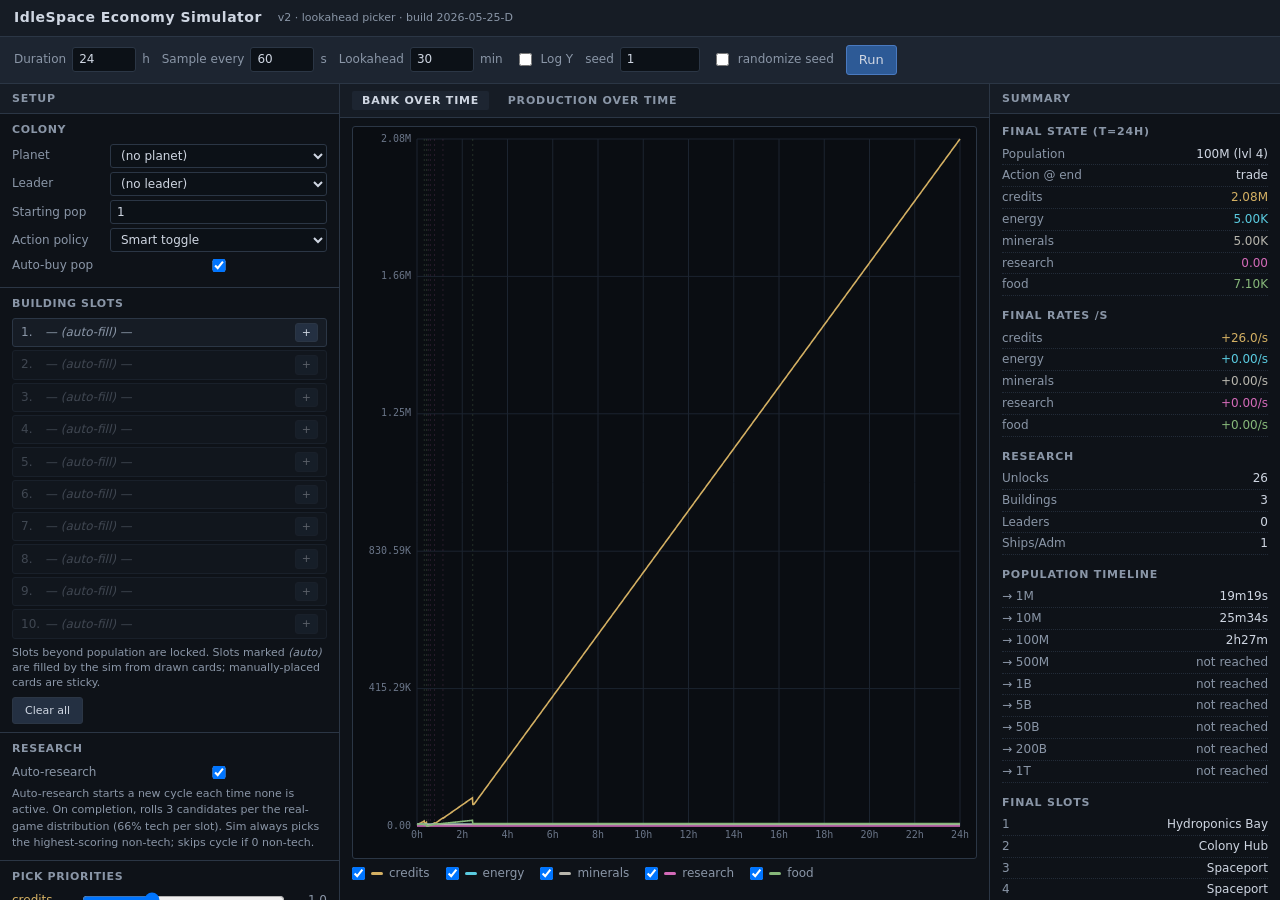
<file: sim.html>
<!doctype html>
<html lang="en">
<head>
<meta charset="utf-8" />
<title>IdleSpace Economy Simulator</title>
<style>
  :root {
    --bg:        #0e1218;
    --panel:     #161c25;
    --panel-2:   #1d2531;
    --border:    #2b3645;
    --text:      #cfd6e2;
    --text-dim:  #8a96a7;
    --accent:    #6b9bd1;
    --credits:   #d4b063;
    --energy:    #5acbe0;
    --minerals:  #b8b6ad;
    --research:  #d36ab8;
    --food:      #87b87a;
    --rarity-common:    #7a8597;
    --rarity-uncommon:  #6cab6e;
    --rarity-rare:      #4a8bd0;
    --rarity-epic:      #a868c8;
    --rarity-legendary: #d8a247;
  }
  * { box-sizing: border-box; }
  html, body { margin: 0; height: 100%; background: var(--bg); color: var(--text);
    font: 13px/1.4 'Segoe UI', system-ui, sans-serif; }
  body { display: grid; grid-template-rows: auto auto 1fr; height: 100vh; }
  header { padding: 8px 14px; border-bottom: 1px solid var(--border); display: flex;
    align-items: center; gap: 16px; background: var(--panel); }
  header h1 { font-size: 14px; margin: 0; font-weight: 600; letter-spacing: 0.5px; }
  header .meta { color: var(--text-dim); font-size: 11px; }
  .controls { padding: 8px 14px; border-bottom: 1px solid var(--border); display: flex;
    align-items: center; gap: 12px; flex-wrap: wrap; background: var(--panel-2); }
  .controls label { display: flex; align-items: center; gap: 6px; color: var(--text-dim);
    font-size: 12px; }
  .controls input[type=number] { width: 64px; }
  select, input[type=text], input[type=number] { background: #0c1117; color: var(--text);
    border: 1px solid var(--border); padding: 3px 6px; border-radius: 3px; font: inherit; }
  button { background: #243042; color: var(--text); border: 1px solid var(--border);
    padding: 5px 12px; border-radius: 3px; cursor: pointer; font: inherit; }
  button:hover { background: #2e3c52; }
  button.primary { background: #2d5a96; border-color: #4a7ac0; }
  button.primary:hover { background: #3a6dad; }

  main { display: grid; grid-template-columns: 340px 1fr 290px; min-height: 0; }
  .col { border-right: 1px solid var(--border); overflow: hidden; display: flex;
    flex-direction: column; }
  .col:last-child { border-right: none; }
  .col h2 { margin: 0; padding: 7px 12px; font-size: 11px; text-transform: uppercase;
    letter-spacing: 0.8px; color: var(--text-dim); background: var(--panel);
    border-bottom: 1px solid var(--border); font-weight: 600; }
  .col h2 .tab { display: inline-block; padding: 2px 10px; margin-right: 4px;
    border-radius: 2px; cursor: pointer; color: var(--text-dim); }
  .col h2 .tab.tab-active { background: var(--panel-2); color: var(--text); }
  .col h2 .tab:hover { color: var(--text); }
  .col .body { flex: 1; min-height: 0; overflow: auto; }
  .col .section { padding: 8px 12px; border-bottom: 1px solid var(--border); }
  .col .section h3 { margin: 0 0 6px; font-size: 11px; text-transform: uppercase;
    color: var(--text-dim); letter-spacing: 0.6px; font-weight: 600; }
  .field { display: grid; grid-template-columns: 90px 1fr; gap: 8px; align-items: center;
    margin-bottom: 4px; font-size: 12px; color: var(--text-dim); }
  .field select, .field input { width: 100%; }

  /* Slots */
  .slots { display: flex; flex-direction: column; gap: 3px; }
  .slot { display: flex; align-items: center; gap: 6px; padding: 4px 8px;
    background: var(--panel); border: 1px solid var(--border); border-radius: 3px;
    font-size: 12px; }
  .slot.locked { opacity: 0.4; }
  .slot.auto { font-style: italic; color: var(--text-dim); }
  .slot .slot-idx { color: var(--text-dim); width: 18px; font-variant-numeric: tabular-nums; }
  .slot .slot-card { flex: 1; min-width: 0; overflow: hidden; text-overflow: ellipsis;
    white-space: nowrap; }
  .slot .slot-card.empty { color: var(--text-dim); font-style: italic; }
  .slot button { padding: 1px 6px; font-size: 11px; }

  /* Pick priority sliders */
  .slider-row { display: grid; grid-template-columns: 60px 1fr 36px; gap: 8px;
    align-items: center; font-size: 12px; margin-bottom: 3px; color: var(--text-dim); }
  .slider-row input[type=range] { width: 100%; }
  .slider-row .val { text-align: right; font-variant-numeric: tabular-nums; }

  /* Card picker overlay */
  .picker-back { display: none; position: fixed; inset: 0; background: rgba(0,0,0,0.6);
    z-index: 100; }
  .picker-back.visible { display: block; }
  .picker { position: fixed; top: 8%; left: 50%; transform: translateX(-50%);
    width: 720px; max-height: 84vh; background: var(--panel); border: 1px solid var(--border);
    border-radius: 4px; display: flex; flex-direction: column; z-index: 101; }
  .picker header { padding: 10px 14px; border-bottom: 1px solid var(--border);
    display: flex; gap: 10px; }
  .picker .list { flex: 1; overflow: auto; padding: 4px; }
  .picker .row { display: grid; grid-template-columns: 78px 1fr auto;
    gap: 8px; padding: 6px 10px; border-radius: 3px; cursor: pointer;
    align-items: center; }
  .picker .row:hover { background: var(--panel-2); }
  .picker .rarity-tag { font-size: 10px; padding: 1px 5px; border-radius: 2px;
    text-transform: uppercase; letter-spacing: 0.5px; text-align: center;
    background: rgba(0,0,0,0.3); color: #0a0d12; font-weight: 600; }
  .picker .row .meta { font-size: 11px; color: var(--text-dim);
    font-variant-numeric: tabular-nums; }

  /* Chart */
  .chart-wrap { padding: 8px 12px 12px; display: flex; flex-direction: column;
    min-height: 0; flex: 1; }
  #chart { width: 100%; flex: 1; min-height: 0; background: #0a0d12; border: 1px solid var(--border);
    border-radius: 3px; }
  .legend { display: flex; gap: 16px; padding: 6px 0; flex-wrap: wrap; font-size: 12px;
    color: var(--text-dim); }
  .legend label { display: flex; align-items: center; gap: 6px; cursor: pointer; }
  .legend .swatch { display: inline-block; width: 12px; height: 3px; border-radius: 2px; }
  .legend input { margin: 0; }

  /* Stats */
  .stats { padding: 10px 12px; }
  .stats .group { margin-bottom: 12px; }
  .stats .group h3 { margin: 0 0 4px; font-size: 11px; text-transform: uppercase;
    color: var(--text-dim); letter-spacing: 0.8px; font-weight: 600; }
  .stats .kv { display: flex; justify-content: space-between; font-size: 12px;
    padding: 2px 0; border-bottom: 1px dotted #222b38; font-variant-numeric: tabular-nums; }
  .stats .kv .k { color: var(--text-dim); }

  .events { padding: 4px 12px 12px; font-size: 11px; max-height: 320px; overflow: auto;
    font-family: ui-monospace, Consolas, monospace; color: var(--text-dim); }
  .events .ev { padding: 1px 0; }
  .events .ev .t { color: #6a7588; margin-right: 6px; }
  .events .ev.warn { color: #d9a45a; }
  .events .ev.research { color: #d36ab8; }
  .events .ev.draw { color: #7ec8ed; }
  .events .ev.pop { color: #87b87a; }
</style>
</head>
<body>

<header>
  <h1>IdleSpace Economy Simulator</h1>
  <span class="meta" id="sim-version">v2 · lookahead picker · build <span id="sim-build">…</span></span>
</header>

<div class="controls">
  <label>Duration <input id="ctl-duration" type="number" value="24" min="0.1" step="0.5" /> h</label>
  <label>Sample every <input id="ctl-sample" type="number" value="60" min="1" step="1" /> s</label>
  <label>Lookahead <input id="ctl-lookahead" type="number" value="30" min="1" step="5" /> min</label>
  <label><input id="ctl-logy" type="checkbox" /> Log Y</label>
  <label>seed <input id="ctl-seed" type="number" value="1" min="0" step="1" style="width:80px" /></label>
  <label><input id="ctl-randseed" type="checkbox" /> randomize seed</label>
  <button class="primary" onclick="runSim()">Run</button>
</div>

<main>
  <section class="col">
    <h2>Setup</h2>
    <div class="body">

      <div class="section">
        <h3>Colony</h3>
        <div class="field"><label>Planet</label>
          <select id="ctl-planet"><option value="">(no planet)</option></select></div>
        <div class="field"><label>Leader</label>
          <select id="ctl-leader"><option value="">(no leader)</option></select></div>
        <div class="field"><label>Starting pop</label>
          <input id="ctl-pop" type="number" value="1" min="1" max="10" /></div>
        <div class="field"><label>Action policy</label>
          <select id="ctl-action-policy">
            <option value="smart" selected>Smart toggle</option>
            <option value="trade">Trade only</option>
            <option value="buildings">Buildings only</option>
            <option value="terraform">Terraform only</option>
          </select></div>
        <div class="field"><label>Auto-buy pop</label>
          <input id="ctl-autopop" type="checkbox" checked style="width: auto;" /></div>
      </div>

      <div class="section">
        <h3>Building Slots</h3>
        <div id="slots" class="slots"></div>
        <div style="font-size: 11px; color: var(--text-dim); margin-top: 6px;">
          Slots beyond population are locked. Slots marked <em>(auto)</em> are filled
          by the sim from drawn cards; manually-placed cards are sticky.
        </div>
        <button onclick="clearAllSlots()" style="margin-top: 6px; font-size: 11px;">Clear all</button>
      </div>

      <div class="section">
        <h3>Research</h3>
        <div class="field"><label>Auto-research</label>
          <input id="ctl-autores" type="checkbox" checked style="width: auto;" /></div>
        <div style="font-size: 11px; color: var(--text-dim); line-height: 1.5;">
          Auto-research starts a new cycle each time none is active. On completion,
          rolls 3 candidates per the real-game distribution (66% tech per slot).
          Sim always picks the highest-scoring non-tech; skips cycle if 0 non-tech.
        </div>
      </div>

      <div class="section">
        <h3>Pick Priorities</h3>
        <div id="weights"></div>
        <div style="font-size: 11px; color: var(--text-dim); margin-top: 4px;">
          Weights drive the sim's research and draw-pick decisions, and slot
          replacement. All 1.0 = balanced. Crank credits = expansion focus, etc.
        </div>
      </div>

    </div>
  </section>

  <section class="col">
    <h2 id="chart-title">
      <span id="tab-bank"   class="tab tab-active" onclick="setChartTab('bank')">Bank Over Time</span>
      <span id="tab-rate"   class="tab"            onclick="setChartTab('rate')">Production Over Time</span>
    </h2>
    <div class="chart-wrap">
      <canvas id="chart"></canvas>
      <div class="legend" id="legend"></div>
    </div>
  </section>

  <section class="col">
    <h2>Summary</h2>
    <div class="body">
      <div id="stats" class="stats"></div>
      <h2>Event Log</h2>
      <div id="events" class="events"></div>
    </div>
  </section>
</main>

<div id="picker-back" class="picker-back" onclick="closePicker(event)">
  <div class="picker" onclick="event.stopPropagation()">
    <header>
      <strong id="picker-title" style="flex: 1;">Pick a building</strong>
      <input id="picker-search" type="text" placeholder="search…" style="width: 200px;" />
      <button onclick="closePicker()">Close</button>
    </header>
    <div id="picker-list" class="list"></div>
  </div>
</div>

<!-- Cache-bust external resources. Bump SIM_BUILD below whenever sim.html or
     sim/economy.js changes so browsers can't serve a stale economy module. -->
<script src="sim/economy.js?v=2026-05-25-D"></script>
<script>
const SIM_BUILD = '2026-05-25-D';
const _busted = u => u + (u.includes('?') ? '&' : '?') + 'v=' + encodeURIComponent(SIM_BUILD);
document.getElementById('sim-build').textContent = SIM_BUILD;
console.log('[sim] build', SIM_BUILD, '— lookahead picker, pop-buffer auto-pop, replace-threshold 10K');

// ─────────────────────────────────────────────────────────────────────
//  Constants and lookups
// ─────────────────────────────────────────────────────────────────────
const E = SimEconomy;
const RES = E.RESOURCE_IDS;
const NUM_SLOTS = 10;
const RES_COLORS = {};
for (const id of RES) {
  RES_COLORS[id] = getComputedStyle(document.documentElement).getPropertyValue('--' + id).trim();
}
const RARITY_ORDER = { common: 0, uncommon: 1, rare: 2, epic: 3, legendary: 4 };

// ─────────────────────────────────────────────────────────────────────
//  RNG (mulberry32) — seedable so runs are reproducible.
// ─────────────────────────────────────────────────────────────────────
let rng = mulberry32(1);
function mulberry32(seed) {
  let s = seed >>> 0;
  return function () {
    s = (s + 0x6D2B79F5) >>> 0;
    let t = s;
    t = Math.imul(t ^ (t >>> 15), t | 1);
    t ^= t + Math.imul(t ^ (t >>> 7), t | 61);
    return ((t ^ (t >>> 14)) >>> 0) / 4294967296;
  };
}

// ─────────────────────────────────────────────────────────────────────
//  Card data
// ─────────────────────────────────────────────────────────────────────
let allCards = [];
let byCategory = { building: [], leader: [], planet: [], ship: [], admiral: [], tech: [], artifact: [] };
let cardById = {};

// User-placed slot contents (sticky across runs; null = auto-fill from draws)
let placedBuildings = new Array(NUM_SLOTS).fill(null);
let manualSlots = new Array(NUM_SLOTS).fill(false); // true if user explicitly placed

let pickerTarget = null;
let lastRun = null;

// ─────────────────────────────────────────────────────────────────────
//  Load
// ─────────────────────────────────────────────────────────────────────
fetch(_busted('data/game-cards.json')).then(r => r.json()).then(d => {
  allCards = d.cards;
  for (const c of allCards) {
    cardById[c.id] = c;
    if (byCategory[c.category]) byCategory[c.category].push(c);
  }
  populateDropdowns();
  renderWeights();
  renderLegend();
  renderSlots();
  runSim();
}).catch(err => {
  document.getElementById('stats').innerHTML =
    '<div style="padding:14px;color:#e05050">Failed to load <code>data/game-cards.json</code>: '
    + err.message + '<br/><br/>Run via the local dev server '
    + '(<code>python -m http.server 8765</code>) then open '
    + '<code>http://localhost:8765/sim.html</code>.</div>';
});

function populateDropdowns() {
  const planetSel = document.getElementById('ctl-planet');
  for (const p of byCategory.planet.sort(sortByRarityName)) {
    const opt = document.createElement('option');
    opt.value = p.id;
    const bonuses = (p.categoryData && p.categoryData.bonuses) || {};
    const bstr = Object.entries(bonuses).map(([k, v]) => `+${v}% ${k[0]}`).join(' ') || '—';
    opt.textContent = `${p.name} [${p.rarity}] — ${bstr}`;
    planetSel.appendChild(opt);
  }
  const leaderSel = document.getElementById('ctl-leader');
  for (const l of byCategory.leader.sort(sortByRarityName)) {
    const opt = document.createElement('option');
    opt.value = l.id;
    const bonuses = (l.categoryData && l.categoryData.bonuses) || {};
    const bstr = Object.entries(bonuses).map(([k, v]) => `+${v}% ${k[0]}`).join(' ') || '—';
    opt.textContent = `${l.name} [${l.rarity}] — ${bstr}`;
    leaderSel.appendChild(opt);
  }
}
function sortByRarityName(a, b) {
  return (RARITY_ORDER[a.rarity] - RARITY_ORDER[b.rarity]) || a.name.localeCompare(b.name);
}

// ─────────────────────────────────────────────────────────────────────
//  Weights UI
// ─────────────────────────────────────────────────────────────────────
const weights = { credits: 1.0, energy: 1.0, minerals: 1.0, research: 1.0, food: 1.0 };

function renderWeights() {
  const wrap = document.getElementById('weights');
  wrap.innerHTML = '';
  for (const id of RES) {
    const row = document.createElement('div');
    row.className = 'slider-row';
    row.innerHTML = `
      <span style="color:${RES_COLORS[id]}">${id}</span>
      <input type="range" min="0" max="3" step="0.1" value="${weights[id]}" data-id="${id}" />
      <span class="val" data-val="${id}">${weights[id].toFixed(1)}</span>`;
    wrap.appendChild(row);
  }
  wrap.querySelectorAll('input[type=range]').forEach(i => {
    i.oninput = e => {
      const id = e.target.dataset.id;
      weights[id] = parseFloat(e.target.value);
      wrap.querySelector(`[data-val="${id}"]`).textContent = weights[id].toFixed(1);
    };
  });
}

// ─────────────────────────────────────────────────────────────────────
//  Slot rendering / picker
// ─────────────────────────────────────────────────────────────────────
function renderSlots() {
  const pop = parseInt(document.getElementById('ctl-pop').value, 10) || 1;
  const wrap = document.getElementById('slots');
  wrap.innerHTML = '';
  for (let i = 0; i < NUM_SLOTS; i++) {
    const locked = i >= pop;
    const card = placedBuildings[i];
    const auto = !card && !manualSlots[i];
    const row = document.createElement('div');
    row.className = 'slot' + (locked ? ' locked' : '');
    const rarityColor = card ? `var(--rarity-${card.rarity})` : '';
    row.innerHTML = `
      <span class="slot-idx">${i + 1}.</span>
      <span class="slot-card ${card ? '' : 'empty'}" style="color: ${card ? rarityColor : ''}">
        ${card
          ? card.name + (manualSlots[i] ? '' : ' <em style="color:var(--text-dim);font-size:10px">(sim)</em>')
          : (auto ? '— (auto-fill) —' : '— empty —')}
      </span>
      ${card
        ? `<button data-rm="${i}">×</button>`
        : `<button data-add="${i}">+</button>`}
    `;
    wrap.appendChild(row);
  }
  wrap.querySelectorAll('[data-add]').forEach(b => b.onclick = () => openPicker('building', +b.dataset.add));
  wrap.querySelectorAll('[data-rm]').forEach(b => b.onclick = () => {
    placedBuildings[+b.dataset.rm] = null;
    manualSlots[+b.dataset.rm] = false;
    renderSlots();
  });
}
function clearAllSlots() {
  for (let i = 0; i < NUM_SLOTS; i++) { placedBuildings[i] = null; manualSlots[i] = false; }
  renderSlots();
}

function openPicker(category, slotIdx) {
  pickerTarget = { category, slotIdx };
  document.getElementById('picker-title').textContent = 'Pick a ' + category;
  document.getElementById('picker-search').value = '';
  renderPickerList('');
  document.getElementById('picker-back').classList.add('visible');
  document.getElementById('picker-search').focus();
}
function closePicker(e) {
  if (e && e.target.id !== 'picker-back' && e.target.tagName !== 'BUTTON') return;
  document.getElementById('picker-back').classList.remove('visible');
  pickerTarget = null;
}
document.getElementById('picker-search').oninput = e => renderPickerList(e.target.value);

function renderPickerList(filter) {
  const list = document.getElementById('picker-list');
  const f = filter.trim().toLowerCase();
  const pool = byCategory[pickerTarget.category] || [];
  const items = pool
    .filter(c => !f || c.name.toLowerCase().includes(f) || c.id.includes(f) || c.rarity.includes(f))
    .sort(sortByRarityName);
  list.innerHTML = '';
  for (const c of items) {
    const row = document.createElement('div');
    row.className = 'row';
    row.innerHTML = `
      <span class="rarity-tag" style="background: var(--rarity-${c.rarity})">${c.rarity}</span>
      <div>
        <div>${c.name}</div>
        <div class="meta">${fmtCardEffect(c)}</div>
      </div>
      <button>Pick</button>
    `;
    row.onclick = () => {
      placedBuildings[pickerTarget.slotIdx] = c;
      manualSlots[pickerTarget.slotIdx] = true;
      closePicker();
      renderSlots();
    };
    list.appendChild(row);
  }
}
function fmtCardEffect(card) {
  const parts = [];
  for (const id of RES) {
    const s = (card.stats && card.stats[id]) || 0;
    const u = (card.upkeep && card.upkeep[id]) || 0;
    if (s - u !== 0) parts.push(`${s - u > 0 ? '+' : ''}${s - u} ${id[0]}`);
  }
  const bonuses = (card.categoryData && card.categoryData.bonuses) || card.bonuses;
  if (bonuses) for (const id of RES) {
    if (bonuses[id]) parts.push(`+${bonuses[id]}% ${id[0]}`);
  }
  return parts.join('  ') || '—';
}

document.getElementById('ctl-pop').addEventListener('input', renderSlots);

// ─────────────────────────────────────────────────────────────────────
//  Sim
// ─────────────────────────────────────────────────────────────────────
function runSim() {
  // Re-seed RNG. If "randomize" is checked, generate a new seed each run and
  // write it back to the input so the result is still reproducible after the fact.
  const seedInput = document.getElementById('ctl-seed');
  if (document.getElementById('ctl-randseed').checked) {
    seedInput.value = Math.floor(Math.random() * 1e9);
  }
  rng = mulberry32(parseInt(seedInput.value, 10) || 1);

  const hours       = parseFloat(document.getElementById('ctl-duration').value) || 24;
  const sampleEv    = Math.max(1, parseInt(document.getElementById('ctl-sample').value, 10) || 60);
  const policy      = document.getElementById('ctl-action-policy').value;
  const startPop    = parseInt(document.getElementById('ctl-pop').value, 10) || 1;
  const autoPop     = document.getElementById('ctl-autopop').checked;
  const autoResearch = document.getElementById('ctl-autores').checked;
  const planetCard  = cardById[document.getElementById('ctl-planet').value] || null;
  const leaderCard  = cardById[document.getElementById('ctl-leader').value] || null;

  // Colony
  const col = E.makeEmptyColony({
    population: startPop,
    activeAction: policy === 'smart' ? 'trade' : policy,
  });
  for (let i = 0; i < NUM_SLOTS; i++) col.buildings[i] = placedBuildings[i] || null;
  if (leaderCard) col.leaders = [leaderCard];

  const planet = { card: planetCard };

  // Starting resources, minus leader cost
  const startRes = E.makeStartingResources();
  if (leaderCard && leaderCard.cost) {
    for (const id of RES) startRes[id] = Math.max(0, startRes[id] - (leaderCard.cost[id] || 0));
  }

  // Researched-cards baseline: all commons except non-starter tagged.
  // Matches starmap.html boot behaviour (artifact and tech excluded).
  const researched = new Set();
  for (const c of allCards) {
    if (c.rarity !== 'common') continue;
    if (c.category === 'tech' || c.category === 'artifact' || c.category === 'star' || c.category === 'planet') continue;
    if ((c.tags || []).includes('non-starter')) continue;
    researched.add(c.id);
  }
  // Sanity: ensure any user-placed building is researched (placement implies access).
  for (const card of placedBuildings) if (card) researched.add(card.id);
  if (leaderCard) researched.add(leaderCard.id);

  // researchCounts: only non-tech entries influence cost (per real game rule).
  const researchCounts = { building: 0, ship: 0, admiral: 0, leader: 0, tech: 0, artifact: 0 };

  const state = {
    resources: startRes,
    colonies: [{ colony: col, planet }],
    activeResearch: null,
  };

  // Logging
  const events = [];
  const log = (t, kind, msg) => { events.push({ t, kind, msg }); };
  const popTimes = {}; popTimes[col.population] = 0;

  // Draw cooldown — once a draw fails to improve the colony, remember the
  // (slot-config, pool-size) key. While the key is unchanged, drawing again
  // would just sink more credits on the same losing roll, so stay on trade.
  // Cleared whenever pop grows, a card is placed, or research adds to the pool.
  let lastDiscardKey = null;
  function stateKey() {
    return col.population + '|' + col.buildings.map(b => b ? b.id : '_').join(',')
      + '|' + researched.size;
  }

  // (slot-cooldown approach removed — it blocked legitimate early-game upgrades
  //  like Colony Hub→Hydroponics. Anti-thrash is handled by REPLACE_THRESHOLD
  //  alone, set high enough that swaps need a clear win.)

  // Samples — bank[id] tracks running total in resources; rate[id] tracks the
  // instantaneous per-tick output (including trade income) at the sample point.
  const samples = { t: [], rate: {} };
  for (const id of RES) { samples[id] = []; samples.rate[id] = []; }

  // Helper: roll one weighted card from a pool (rarity × per-card weight).
  function rollOne(pool) {
    let total = 0;
    const ws = pool.map(c => {
      const w = (E.RARITY_WEIGHTS[c.rarity] || 0) * (c.weight != null ? c.weight : 1);
      total += w;
      return w;
    });
    if (total === 0) return null;
    let r = rng() * total;
    for (let i = 0; i < pool.length; i++) {
      r -= ws[i];
      if (r <= 0) return pool[i];
    }
    return pool[pool.length - 1];
  }

  // Roll 3 dedup'd from a pool.
  function roll3(pool) {
    const picks = [];
    const seen = new Set();
    let tries = 0;
    while (picks.length < 3 && tries < 30) {
      tries++;
      const c = rollOne(pool);
      if (c && !seen.has(c.id)) { seen.add(c.id); picks.push(c); }
    }
    return picks;
  }

  // Roll a research candidate slot. Returns a card from the real-game weighted
  // category mix: 66% tech, 34% non-tech (split [3,3,3,3,2] across
  // building/ship/admiral/leader/artifact). Pulls from researched OR not —
  // research rolls always sample full template pool, not researched set.
  // For sim purposes we EXCLUDE artifact since they're loot-based in practice
  // and skip the "owned" dedup — they're irrelevant to economy curves.
  const NONTECH_WEIGHTS = { building: 3, ship: 3, admiral: 3, leader: 3 };
  function rollResearchSlot() {
    if (rng() < 0.66) {
      // tech roll — but we don't actually pick tech, just return a sentinel
      return { isTech: true };
    }
    // Non-tech: weighted category, then weighted card within category
    let total = 0;
    for (const k in NONTECH_WEIGHTS) total += NONTECH_WEIGHTS[k];
    let r = rng() * total;
    let chosenCat = 'building';
    for (const k in NONTECH_WEIGHTS) {
      r -= NONTECH_WEIGHTS[k];
      if (r <= 0) { chosenCat = k; break; }
    }
    // Filter pool: not yet researched (to make new unlocks)
    const pool = (byCategory[chosenCat] || []).filter(c => !researched.has(c.id));
    const pick = rollOne(pool.length ? pool : byCategory[chosenCat]);
    return pick ? { isTech: false, card: pick } : { isTech: true };
  }

  // tickEconomy resets progress to 0 the instant a cycle completes — it signals
  // completion by bumping `completed`. We watch that counter (NOT progress) to
  // detect completion, otherwise resolveResearchCompletion never fires and the
  // researched pool never grows past the 6 starter commons.
  let researchPrevCompleted = 0;
  function startResearch() {
    const nonTech =
      researchCounts.building + researchCounts.ship + researchCounts.admiral +
      researchCounts.leader + researchCounts.artifact;
    state.activeResearch = { cost: E.getResearchCost(nonTech), progress: 0, completed: 0 };
    researchPrevCompleted = 0;
  }
  if (autoResearch) startResearch();

  // Choose best research card from the 3 candidates (always non-tech per user rule).
  // If 0 non-tech, skip this cycle (logged as warn).
  function resolveResearchCompletion(t) {
    const slots = [rollResearchSlot(), rollResearchSlot(), rollResearchSlot()];
    const nonTech = slots.filter(s => !s.isTech && s.card);
    if (nonTech.length === 0) {
      log(t, 'warn', 'Research wasted: all 3 candidates were tech');
      state.activeResearch = null;
      if (autoResearch) startResearch();
      return;
    }
    // Pick highest-scoring — buildings/leaders get real scores, ships/admirals 0.
    const ctxOutput = E.getColonyOutput(col, planet);
    let best = nonTech[0], bestScore = E.cardScore(best.card, weights, ctxOutput);
    for (let i = 1; i < nonTech.length; i++) {
      const s = E.cardScore(nonTech[i].card, weights, ctxOutput);
      if (s > bestScore) { best = nonTech[i]; bestScore = s; }
    }
    const c = best.card;
    researched.add(c.id);
    researchCounts[c.category]++;
    log(t, 'research', `Researched ${c.name} [${c.rarity}/${c.category}] (score ${bestScore.toFixed(1)})`);
    state.activeResearch = null;
    if (autoResearch) startResearch();
  }

  // Lookahead horizon for placement decisions. The picker plays each candidate
  // forward this many game-seconds with full economy + auto-pop sustainability
  // + research progression, then measures the resulting colony. Read from the
  // UI per-run so you can compare "30 min thinking" vs "2 hour thinking" vs etc.
  // Longer = catches slow drains and late pop transitions; costs more compute.
  const LOOKAHEAD_TICKS = Math.max(60,
    (parseInt(document.getElementById('ctl-lookahead').value, 10) || 30) * 60);

  // Run a forward simulation with the given colony state and return a scalar
  // outcome score. Higher = better future. Considers:
  //   • pop level reached (heavily weighted — growth is the player's goal)
  //   • resource bank deltas (negative banks tank score)
  //   • sustained ability to keep operating
  // A candidate that produces lots of food but starves credits will lose to
  // one that produces less food but keeps everything liquid.
  function lookaheadEval(candidateCard, slotIdx) {
    // Snapshot — clone the bits the trial will mutate. Research state too,
    // so the lookahead can model "this card produces research, which unlocks
    // more cards over time" — without this the picker can't see why a player
    // would ever take a Research Lab (it produces less food than Hydroponics).
    const trialCol = {
      population: col.population,
      maxPopulation: col.maxPopulation,
      buildings: col.buildings.slice(),
      leaders: col.leaders.slice(),
      activeAction: 'trade',
      deck: [],
      queue: [],
      genTimer: 0,
    };
    if (candidateCard && slotIdx >= 0) trialCol.buildings[slotIdx] = candidateCard;
    const trialRes = { ...state.resources };
    const startUnlocks = researchCounts.building + researchCounts.ship
                       + researchCounts.admiral + researchCounts.leader
                       + researchCounts.artifact;
    let trialUnlocks = startUnlocks;
    // tickEconomy resets progress to 0 on completion but keeps the same cost
    // alive — it bumps `completed` to signal each cycle. We watch that counter
    // and ramp cost ourselves to mimic the real game's exponential cost curve.
    const ar = { cost: E.getResearchCost(trialUnlocks), progress: 0, completed: 0 };
    let prevCompleted = 0;
    const trialState = {
      resources: trialRes,
      colonies: [{ colony: trialCol, planet }],
      activeResearch: ar,
    };

    for (let t = 0; t < LOOKAHEAD_TICKS; t++) {
      E.tickEconomy(trialState);

      if (ar.completed > prevCompleted) {
        trialUnlocks += (ar.completed - prevCompleted);
        prevCompleted = ar.completed;
        ar.cost = E.getResearchCost(trialUnlocks);
      }

      // Auto-pop with same sustainability gate the real sim uses
      if (trialCol.population < trialCol.maxPopulation) {
        const cost = E.getPopGrowthCost(trialCol.population + 1);
        if (trialRes.credits >= cost.credits && trialRes.food >= cost.food) {
          trialCol.population += 1;
          const proj = E.getColonyOutput(trialCol, planet);
          const postBuyFood = trialRes.food - cost.food;
          const deficit = proj.food < 0 ? -proj.food : 0;
          const okay = proj.food >= 0 || postBuyFood >= 3600 * deficit;
          if (okay) {
            trialRes.credits -= cost.credits;
            trialRes.food -= cost.food;
          } else {
            trialCol.population -= 1;
          }
        }
      }
    }

    // Score components, all comparable in magnitude:
    //   pop tier  ×20k — each tier unlocks another slot worth ~one common's lifetime
    //   unlocks   ×10k — each unlock grows the future draw pool; half a pop's value
    //   res bank delta — linear, per user weights
    //   bankrupt penalty — ×10 multiplier on any resource ending below zero, so
    //     the picker reacts to slow drains (e.g. Ore Refinery's -1e) before the
    //     bank fully bleeds out, by valuing Solar Array etc. when needed.
    let s = trialCol.population * 20000;
    s += (trialUnlocks - startUnlocks) * 10000;
    for (const id of RES) {
      const delta = trialRes[id] - state.resources[id];
      s += (weights[id] || 0) * delta;
      if (trialRes[id] < 0) s += (weights[id] || 0) * trialRes[id] * 10;
    }
    return s;
  }

  // Minimum projected-score gain required to swap an existing slot. Empty-slot
  // placements have no threshold (any improvement beats an empty slot). High
  // enough to prevent thrashing — when several candidates score within a few
  // thousand of each other, the picker would otherwise swap on every draw.
  const REPLACE_THRESHOLD = 10000;

  function pickBestCandidate(candidates) {
    const baseScore = lookaheadEval(null, -1);
    let best = null, bestSlot = -1, bestScore = baseScore;
    let bestIsReplace = false;
    for (const c of candidates) {
      for (let i = 0; i < col.population; i++) {
        const isEmpty = col.buildings[i] === null;
        if (!isEmpty && manualSlots[i]) continue;
        const s = lookaheadEval(c, i);
        const minScore = isEmpty ? bestScore : bestScore + REPLACE_THRESHOLD;
        if (s > minScore || (s > bestScore && isEmpty && !bestIsReplace)) {
          best = c; bestSlot = i; bestScore = s; bestIsReplace = !isEmpty;
        }
      }
    }
    return { card: best, slot: bestSlot, gain: bestScore - baseScore };
  }

  // Draw-pile resolution: pay the cost, roll 3 buildings from researched pool,
  // pick the (card, slot) combo that maximizes projected colony score.
  function tryPopDeck(t) {
    if (col.deck.length === 0) return false;
    const scaling = E.getDrawScaling(col, 'building', E.countColonyCards(col, 'building'));
    if (state.resources.credits < scaling.cost) return false;
    const pool = byCategory.building.filter(c => researched.has(c.id));
    if (pool.length === 0) { col.deck.shift(); return false; }
    state.resources.credits -= scaling.cost;
    col.deck.shift();
    const candidates = roll3(pool);
    if (candidates.length === 0) return false;
    const pick = pickBestCandidate(candidates);
    if (pick.card) {
      const replaced = col.buildings[pick.slot];
      col.buildings[pick.slot] = pick.card;
      lastDiscardKey = null; // state changed, drawing might help again
      log(t, 'draw', `Drew ${pick.card.name} [${pick.card.rarity}] → slot ${pick.slot + 1}`
        + (replaced ? ` (replaced ${replaced.name})` : '')
        + ` — cost ${scaling.cost.toFixed(0)}c, +${pick.gain.toFixed(2)} score`);
    } else {
      // None of the 3 candidates improves the colony — discard, cost sunk.
      // Remember this state so smart-toggle stops trying until something
      // changes (pop grows, new research, etc.).
      lastDiscardKey = stateKey();
      const offered = candidates.map(c => c.name).join(', ');
      log(t, 'draw', `Discarded draw (no improvement from: ${offered}); ${scaling.cost.toFixed(0)}c sunk`);
    }
    return true;
  }

  // Smart-toggle. Picks "buildings" only when a draw is both fundable AND
  // likely to improve the colony. Conditions to stay on trade:
  //   • can't afford the next draw cost, OR
  //   • we already tried at this exact (slots + pool) state and it discarded
  //     (lastDiscardKey gate — cleared whenever the state changes).
  function pickAction() {
    if (policy !== 'smart') return policy;
    const scaling = E.getDrawScaling(col, 'building', E.countColonyCards(col, 'building'));
    if (state.resources.credits < scaling.cost) return 'trade';
    if (lastDiscardKey === stateKey()) return 'trade';
    return 'buildings';
  }

  // ─── Main loop ───────────────────────────────────────────────────
  const totalTicks = Math.floor(hours * 3600);
  let lastDrawLogged = 0;

  for (let t = 0; t < totalTicks; t++) {
    // Set action policy each tick (cheap)
    col.activeAction = pickAction();

    // Economy tick (resources + trade + research spend)
    E.tickEconomy(state);

    // Research completion check — watch `completed` (tickEconomy bumps it on
    // each cycle and zeroes progress). Watching `progress >= cost` never fires.
    if (state.activeResearch && state.activeResearch.completed > researchPrevCompleted) {
      researchPrevCompleted = state.activeResearch.completed;
      resolveResearchCompletion(t);
    }

    // Card-gen timer. Mirrors starmap.html: timer accumulates ONLY while on a
    // card-generative action, but is NOT reset on action change — switching
    // to trade just pauses progress, doesn't discard it. Without this, a
    // jittery smart-toggle (flipping each tick near the credit threshold)
    // would reset the timer constantly and no draws ever fire.
    if (col.activeAction === 'buildings') {
      const empire = E.countColonyCards(col, 'building');
      const interval = E.getColonyGenInterval(col, 'building', empire);
      col.genTimer += 1;
      if (col.genTimer >= interval) {
        col.genTimer -= interval;
        col.deck.push({ category: 'building', faceDown: true });
      }
    }

    // Try to pop the deck (one per tick)
    tryPopDeck(t);

    // Auto-buy pop — gated by sustainability OR a substantial food buffer.
    // A real player will buy pop into a starving state as long as the food
    // bank covers the deficit long enough to draw a food building into the
    // new slot. Without this, growth completely stalls when food production
    // is just barely positive at the current pop tier.
    if (autoPop && col.population < col.maxPopulation) {
      const cost = E.getPopGrowthCost(col.population + 1);
      if (state.resources.credits >= cost.credits - cost.credits * 0 && // affordability check below
          state.resources.credits >= cost.credits && state.resources.food >= cost.food) {
        col.population += 1;
        const projected = E.getColonyOutput(col, planet);
        col.population -= 1;
        const postBuyFood = state.resources.food - cost.food;
        // Sustainable: rate ≥ 0, OR food bank covers deficit for ≥ 1 game-hour
        const deficit = projected.food < 0 ? -projected.food : 0;
        const okay = projected.food >= 0 || postBuyFood >= 3600 * deficit;
        if (okay) {
          state.resources.credits -= cost.credits;
          state.resources.food -= cost.food;
          col.population += 1;
          popTimes[col.population] = t;
          log(t, 'pop', `Pop → ${col.population} (${E.POP_LEVELS[col.population - 1].label}` +
            (projected.food < 0 ? `; deficit ${projected.food.toFixed(1)}/s, buffer ${(postBuyFood/3600).toFixed(0)}h` : '') + ')');
        }
      }
    }

    // Sample
    if (t % sampleEv === 0) {
      samples.t.push(t);
      for (const id of RES) samples[id].push(state.resources[id]);
      const sOut = E.getColonyOutput(col, planet);
      const tradeAdd = E.getTradeIncome(col, sOut);
      for (const id of RES) {
        samples.rate[id].push((sOut[id] || 0) + (id === 'credits' ? tradeAdd : 0));
      }
    }
  }
  // Final sample
  samples.t.push(totalTicks);
  for (const id of RES) samples[id].push(state.resources[id]);
  const finalSampleOut = E.getColonyOutput(col, planet);
  const finalTradeAdd = E.getTradeIncome(col, finalSampleOut);
  for (const id of RES) {
    samples.rate[id].push((finalSampleOut[id] || 0) + (id === 'credits' ? finalTradeAdd : 0));
  }

  // Final rates (using current action)
  const finalOut = E.getColonyOutput(col, planet);
  finalOut.credits += E.getTradeIncome(col, finalOut);

  lastRun = {
    samples, finalOut, finalRes: { ...state.resources },
    pop: col.population, popTimes, events, totalTicks, hours,
    researched: researched.size,
    researchCounts: { ...researchCounts },
    finalBuildings: col.buildings.map(b => b ? b.name : null),
    finalAction: col.activeAction,
  };
  drawChart();
  renderStats();
  renderEvents();
}

// ─────────────────────────────────────────────────────────────────────
//  Chart
// ─────────────────────────────────────────────────────────────────────
const enabledSeries = new Set(RES);
let chartTab = 'bank'; // 'bank' or 'rate'
function setChartTab(tab) {
  chartTab = tab;
  document.getElementById('tab-bank').classList.toggle('tab-active', tab === 'bank');
  document.getElementById('tab-rate').classList.toggle('tab-active', tab === 'rate');
  drawChart();
}
function getSeries(id) {
  if (!lastRun) return [];
  return chartTab === 'rate' ? lastRun.samples.rate[id] : lastRun.samples[id];
}

function renderLegend() {
  const leg = document.getElementById('legend');
  leg.innerHTML = '';
  for (const id of RES) {
    const lbl = document.createElement('label');
    lbl.innerHTML = `<input type="checkbox" ${enabledSeries.has(id) ? 'checked' : ''} data-id="${id}" />
      <span class="swatch" style="background: ${RES_COLORS[id]}"></span> ${id}`;
    lbl.querySelector('input').onchange = e => {
      if (e.target.checked) enabledSeries.add(id); else enabledSeries.delete(id);
      drawChart();
    };
    leg.appendChild(lbl);
  }
}

function drawChart() {
  if (!lastRun) return;
  const canvas = document.getElementById('chart');
  const dpr = window.devicePixelRatio || 1;
  const w = canvas.clientWidth, h = canvas.clientHeight;
  canvas.width = w * dpr; canvas.height = h * dpr;
  const ctx = canvas.getContext('2d');
  ctx.scale(dpr, dpr);
  ctx.clearRect(0, 0, w, h);

  const PAD_L = 64, PAD_R = 16, PAD_T = 12, PAD_B = 32;
  const plotW = w - PAD_L - PAD_R;
  const plotH = h - PAD_T - PAD_B;

  const logY = document.getElementById('ctl-logy').checked;
  const ts = lastRun.samples.t;
  const tMax = ts[ts.length - 1] || 1;

  let yMin = 0, yMax = 1;
  for (const id of RES) {
    if (!enabledSeries.has(id)) continue;
    for (const v of getSeries(id)) {
      if (v < yMin) yMin = v;
      if (v > yMax) yMax = v;
    }
  }
  if (logY) yMin = Math.max(1, yMin);
  if (yMax <= yMin) yMax = yMin + 1;

  const scaleX = t => PAD_L + (t / tMax) * plotW;
  const scaleY = v => {
    if (logY) {
      const lv = Math.log10(Math.max(v, 1));
      const lMin = Math.log10(Math.max(yMin, 1));
      const lMax = Math.log10(Math.max(yMax, 10));
      return PAD_T + plotH - ((lv - lMin) / (lMax - lMin)) * plotH;
    }
    return PAD_T + plotH - ((v - yMin) / (yMax - yMin)) * plotH;
  };

  ctx.strokeStyle = '#1c2430';
  ctx.fillStyle = '#6a7588';
  ctx.font = '10px ui-monospace, Consolas, monospace';
  ctx.lineWidth = 1;
  const yTicks = 5;
  ctx.textAlign = 'right'; ctx.textBaseline = 'middle';
  for (let i = 0; i <= yTicks; i++) {
    const frac = i / yTicks;
    let v;
    if (logY) {
      const lMin = Math.log10(Math.max(yMin, 1));
      const lMax = Math.log10(Math.max(yMax, 10));
      v = Math.pow(10, lMin + frac * (lMax - lMin));
    } else {
      v = yMin + frac * (yMax - yMin);
    }
    const y = scaleY(v);
    ctx.beginPath(); ctx.moveTo(PAD_L, y); ctx.lineTo(PAD_L + plotW, y); ctx.stroke();
    ctx.fillText(fmtNum(v), PAD_L - 6, y);
  }
  ctx.textAlign = 'center'; ctx.textBaseline = 'top';
  const xTicks = Math.min(12, Math.max(2, Math.round(lastRun.hours)));
  for (let i = 0; i <= xTicks; i++) {
    const frac = i / xTicks;
    const t = frac * tMax;
    const x = scaleX(t);
    ctx.beginPath(); ctx.moveTo(x, PAD_T); ctx.lineTo(x, PAD_T + plotH); ctx.stroke();
    const hrs = (t / 3600).toFixed(lastRun.hours < 2 ? 2 : (lastRun.hours < 10 ? 1 : 0));
    ctx.fillText(hrs + 'h', x, PAD_T + plotH + 4);
  }

  // Event marker lines
  for (const ev of lastRun.events) {
    if (ev.kind !== 'pop' && ev.kind !== 'research') continue;
    const x = scaleX(ev.t);
    ctx.strokeStyle = ev.kind === 'pop' ? 'rgba(135,184,122,0.2)' : 'rgba(211,106,184,0.15)';
    ctx.setLineDash([2, 3]);
    ctx.beginPath(); ctx.moveTo(x, PAD_T); ctx.lineTo(x, PAD_T + plotH); ctx.stroke();
  }
  ctx.setLineDash([]);

  ctx.lineWidth = 1.6;
  for (const id of RES) {
    if (!enabledSeries.has(id)) continue;
    ctx.strokeStyle = RES_COLORS[id];
    ctx.beginPath();
    const ys = getSeries(id);
    for (let i = 0; i < ts.length; i++) {
      const x = scaleX(ts[i]);
      const y = scaleY(ys[i]);
      if (i === 0) ctx.moveTo(x, y); else ctx.lineTo(x, y);
    }
    ctx.stroke();
  }
  // Zero-line marker on rate view — useful for seeing when a resource went
  // negative (energy drain etc).
  if (chartTab === 'rate' && yMin < 0) {
    const y0 = scaleY(0);
    ctx.strokeStyle = '#3a4757';
    ctx.lineWidth = 1;
    ctx.setLineDash([4, 4]);
    ctx.beginPath(); ctx.moveTo(PAD_L, y0); ctx.lineTo(PAD_L + plotW, y0); ctx.stroke();
    ctx.setLineDash([]);
  }
}
window.addEventListener('resize', drawChart);
document.getElementById('ctl-logy').addEventListener('change', drawChart);

// ─────────────────────────────────────────────────────────────────────
//  Stats / events
// ─────────────────────────────────────────────────────────────────────
function renderStats() {
  if (!lastRun) return;
  const s = lastRun;
  const el = document.getElementById('stats');
  const popLine = (lvl, t) => {
    if (t == null) return `<div class="kv"><span class="k">→ ${E.POP_LEVELS[lvl - 1].label}</span><span style="color:var(--text-dim)">not reached</span></div>`;
    return `<div class="kv"><span class="k">→ ${E.POP_LEVELS[lvl - 1].label}</span><span>${fmtTime(t)}</span></div>`;
  };
  const popRows = [];
  for (let lvl = 2; lvl <= 10; lvl++) popRows.push(popLine(lvl, s.popTimes[lvl]));

  el.innerHTML = `
    <div class="group">
      <h3>Final State (t=${fmtTime(s.totalTicks)})</h3>
      <div class="kv"><span class="k">Population</span><span>${E.POP_LEVELS[s.pop - 1].label} (lvl ${s.pop})</span></div>
      <div class="kv"><span class="k">Action @ end</span><span>${s.finalAction || '—'}</span></div>
      ${RES.map(id => `<div class="kv"><span class="k">${id}</span><span style="color:${RES_COLORS[id]}">${fmtNum(s.finalRes[id])}</span></div>`).join('')}
    </div>
    <div class="group">
      <h3>Final Rates /s</h3>
      ${RES.map(id => {
        const r = s.finalOut[id] || 0;
        return `<div class="kv"><span class="k">${id}</span><span style="color:${r < 0 ? '#e05050' : RES_COLORS[id]}">${r >= 0 ? '+' : ''}${fmtNum(r)}/s</span></div>`;
      }).join('')}
    </div>
    <div class="group">
      <h3>Research</h3>
      <div class="kv"><span class="k">Unlocks</span><span>${s.researched}</span></div>
      <div class="kv"><span class="k">Buildings</span><span>${s.researchCounts.building}</span></div>
      <div class="kv"><span class="k">Leaders</span><span>${s.researchCounts.leader}</span></div>
      <div class="kv"><span class="k">Ships/Adm</span><span>${s.researchCounts.ship + s.researchCounts.admiral}</span></div>
    </div>
    <div class="group">
      <h3>Population Timeline</h3>
      ${popRows.join('')}
    </div>
    <div class="group">
      <h3>Final Slots</h3>
      ${s.finalBuildings.map((n, i) => `<div class="kv"><span class="k">${i + 1}</span><span>${n || '—'}</span></div>`).join('')}
    </div>
  `;
}

function renderEvents() {
  const wrap = document.getElementById('events');
  if (!lastRun) { wrap.innerHTML = ''; return; }
  wrap.innerHTML = lastRun.events.slice(-300).map(e =>
    `<div class="ev ${e.kind || ''}"><span class="t">${fmtTime(e.t).padStart(7)}</span>${e.msg}</div>`
  ).join('') || '<div class="ev">No events.</div>';
}

// ─────────────────────────────────────────────────────────────────────
//  Format helpers
// ─────────────────────────────────────────────────────────────────────
function fmtNum(v) {
  const a = Math.abs(v);
  if (a < 1) return v.toFixed(2);
  if (a < 1e3) return v.toFixed(1);
  if (a < 1e6) return (v / 1e3).toFixed(2) + 'K';
  if (a < 1e9) return (v / 1e6).toFixed(2) + 'M';
  if (a < 1e12) return (v / 1e9).toFixed(2) + 'B';
  return (v / 1e12).toFixed(2) + 'T';
}
function fmtTime(secs) {
  if (secs < 60) return secs + 's';
  if (secs < 3600) return Math.floor(secs / 60) + 'm' + (secs % 60 ? (secs % 60) + 's' : '');
  const h = Math.floor(secs / 3600);
  const m = Math.floor((secs % 3600) / 60);
  return h + 'h' + (m ? m + 'm' : '');
}
</script>
</body>
</html>
</file>
<file: ui/colors_and_type.css>
/* ══════════════════════════════════════════════════════════
   IdleSpace Design Tokens
   Deep space. Blue-black. Cool UI chrome.
   Rarity tiering drives meaning.
   ══════════════════════════════════════════════════════════ */

:root {
  /* ── Surfaces (deep → shallow) ─────────────────────── */
  --bg-void:        #050508;  /* body, starmap background */
  --bg-header:      #08090f;  /* top bar, card builder header */
  --bg-panel:       #06080c;  /* sidebars, editor panels */
  --bg-surface:     #0a0c14;  /* list items, action buttons rest */
  --bg-surface-2:   #0c0e18;  /* inputs, resource badges */
  --bg-surface-3:   #111628;  /* hover states on surface */
  --bg-card:        #141a30;  /* card body inside rarity border */
  --bg-card-back:   #0c0e18;  /* deck card back, mystery card */
  --bg-chip:        #1a2040;  /* button default, leader slot fill */
  --bg-chip-hover:  #252f55;  /* speed control hover */

  /* ── Borders / hairlines ───────────────────────────── */
  --border-hairline:     #111828;  /* section dividers */
  --border-subtle:       #151a2a;  /* list item border */
  --border-line:         #151c30;  /* input border */
  --border-line-2:       #1a2040;  /* research list item */
  --border-frame:        #1e2744;  /* overlay frames, card frames */
  --border-chip:         #2a3460;  /* chip border, stat key default */
  --border-accent:       #4060c0;  /* focus, active button */
  --border-dashed:       #1e2744;  /* empty slot placeholder */

  /* ── Foreground text ───────────────────────────────── */
  --fg-strong:      #ffffff;  /* card name, stat values */
  --fg-primary:     #c8d0e0;  /* body text, active tab */
  --fg-secondary:   #b0c0e0;  /* combat side labels, special text */
  --fg-muted:       #8090b0;  /* subheads, catalog items */
  --fg-dim:         #6a7a9b;  /* secondary labels, subtler text */
  --fg-faint:       #4a5a7b;  /* section heads, flavor text */
  --fg-ghost:       #384868;  /* uppercase labels, count text */
  --fg-whisper:     #2a3460;  /* empty-state, zero values */

  /* ── Rarity (the core semantic system) ─────────────── */
  --rarity-common:     #6a7a9b;  /* steel grey-blue */
  --rarity-uncommon:   #4a9b5a;  /* muted emerald */
  --rarity-rare:       #4a7ac0;  /* cobalt — the IdleSpace blue */
  --rarity-epic:       #8a4ac0;  /* royal violet */
  --rarity-legendary:  #c0a020;  /* antique gold */

  /* Deeper rarity (for catalog dots at small size) */
  --rarity-common-dot:  #506888;

  /* ── Resource palette (emoji tinting, UI accents) ── */
  --res-credits:   #d4af37;  /* gold */
  --res-energy:    #4ac0d0;  /* cyan */
  --res-minerals:  #a0a4ac;  /* cool stone grey */
  --res-research:  #d050c0;  /* magenta */
  --res-food:      #6ac46a;  /* sage green */
  /* v0.2.0 — generic + exotic tier */
  --res-salvage:     #b08868;  /* warm beat-up brass */
  --res-antimatter:  #c060ff;  /* harsh violet */
  --res-darkmatter:  #6048b0;  /* deep indigo */
  --res-bioplasm:    #80c060;  /* sickly bio-green */
  --res-dragonshard: #ff7030;  /* blazing ember orange */

  /* ── Combat / weapon typing ────────────────────────── */
  --wpn-energy:       #4a7ac0;  /* shield icon, energy dmg */
  --wpn-kinetic:      #c08040;  /* armor icon, kinetic dmg */
  --wpn-missile:      #e05050;  /* missile, combat alerts */
  --range-short:      #e0a040;
  --range-medium:     #a0c0e0;
  --range-long:       #60d060;

  /* ── Stance ─────────────────────────────────────── */
  --stance-aggressive: #e05050;
  --stance-evasive:    #50a0e0;

  /* ── Semantic ─────────────────────────────────────── */
  --success:     #4aa06a;
  --success-fg:  #a4e4a4;  /* idle-pulse glow, research done */
  --danger:      #c04040;  /* deck count badge, remove button */
  --danger-fg:   #ffa0a0;
  --warning:     #c0a020;
  --info:        #4a7ac0;

  /* ── Gradients — used for primary CTAs ─────────────── */
  --grad-primary:       linear-gradient(135deg, #2a4080, #3a5ab0);
  --grad-primary-hover: linear-gradient(135deg, #3050a0, #4a6ac0);
  --grad-subtle:        linear-gradient(135deg, #1a2540, #243060);
  --grad-subtle-hover:  linear-gradient(135deg, #243060, #2e4080);
  --grad-success:       linear-gradient(135deg, #2a6040, #3a8060);
  --grad-success-hover: linear-gradient(135deg, #3a7050, #4a9070);
  --grad-danger:        linear-gradient(135deg, #602020, #803030);
  --grad-danger-hover:  linear-gradient(135deg, #803030, #a04040);

  /* ── Overlays ─────────────────────────────────────── */
  --overlay-backdrop:   rgba(0,0,0,0.5);
  --overlay-backdrop-2: rgba(0,0,0,0.7);
  --overlay-panel:      rgba(5,5,8,0.95);
  --overlay-panel-2:    rgba(5,5,8,0.97);
  --overlay-tooltip:    rgba(8,9,15,0.92);
  --overlay-dim-panel:  rgba(5,5,8,0.75);

  /* ── Typography ───────────────────────────────────── */
  --font-ui:    'Segoe UI', system-ui, -apple-system, sans-serif;
  --font-mono:  'Consolas', 'Courier New', monospace;

  --fs-10: 10px;
  --fs-11: 11px;
  --fs-12: 12px;
  --fs-13: 13px;
  --fs-14: 14px;
  --fs-16: 16px;
  --fs-18: 18px;
  --fs-20: 20px;

  --fw-regular:  400;
  --fw-semibold: 600;
  --fw-bold:     700;

  --ls-tight:   normal;
  --ls-caps:    0.5px;
  --ls-caps-2:  1px;

  /* ── Radii ─────────────────────────────────────────── */
  --radius-xs: 3px;
  --radius-sm: 4px;
  --radius-md: 6px;
  --radius-lg: 8px;
  --radius-xl: 10px;
  --radius-2xl: 12px;
  --radius-pill: 999px;

  /* ── Spacing ─────────────────────────────────────── */
  --sp-1:  2px;
  --sp-2:  4px;
  --sp-3:  6px;
  --sp-4:  8px;
  --sp-5:  10px;
  --sp-6:  12px;
  --sp-7:  14px;
  --sp-8:  16px;
  --sp-9:  20px;

  /* ── Shadows ─────────────────────────────────────── */
  --shadow-card:   0 2px 6px rgba(0,0,0,0.4);
  --shadow-float:  0 8px 24px rgba(0,0,0,0.7);
  --shadow-lift:   0 8px 24px rgba(74,122,192,0.3);

  /* ── Motion ───────────────────────────────────────── */
  --motion-fast:   0.1s;
  --motion-base:   0.15s;
  --motion-slow:   0.3s;
  --ease-default:  ease;
  --ease-linear:   linear;
}

/* ══════════════════════════════════════════════════════════
   Semantic type styles — apply these via class
   ══════════════════════════════════════════════════════════ */

.ds-h1 {
  font-family: var(--font-ui);
  font-size: var(--fs-18);
  font-weight: var(--fw-bold);
  color: var(--fg-primary);
  line-height: 1.2;
}

.ds-h2 {
  font-family: var(--font-ui);
  font-size: var(--fs-14);
  font-weight: var(--fw-semibold);
  color: var(--fg-muted);
}

.ds-label-caps {
  font-family: var(--font-ui);
  font-size: var(--fs-10);
  font-weight: var(--fw-semibold);
  color: var(--fg-faint);
  text-transform: uppercase;
  letter-spacing: var(--ls-caps-2);
}

.ds-label-caps-sm {
  font-family: var(--font-ui);
  font-size: var(--fs-13);
  font-weight: var(--fw-semibold);
  color: var(--fg-faint);
  text-transform: uppercase;
  letter-spacing: var(--ls-caps);
}

.ds-body {
  font-family: var(--font-ui);
  font-size: var(--fs-13);
  color: var(--fg-primary);
  line-height: 1.4;
}

.ds-body-sm {
  font-family: var(--font-ui);
  font-size: var(--fs-12);
  color: var(--fg-muted);
}

.ds-caption {
  font-family: var(--font-ui);
  font-size: var(--fs-11);
  color: var(--fg-dim);
}

.ds-micro {
  font-family: var(--font-ui);
  font-size: var(--fs-10);
  color: var(--fg-ghost);
}

.ds-flavor {
  font-family: var(--font-ui);
  font-size: var(--fs-10);
  font-style: italic;
  color: var(--fg-faint);
  line-height: 1.3;
}

.ds-card-name {
  font-family: var(--font-ui);
  font-size: var(--fs-12);
  font-weight: var(--fw-bold);
  color: var(--fg-strong);
  line-height: 1.2;
}

.ds-stat-value {
  font-family: var(--font-ui);
  font-size: var(--fs-13);
  font-weight: var(--fw-semibold);
  color: var(--fg-strong);
}

.ds-mono {
  font-family: var(--font-mono);
  font-size: var(--fs-11);
  color: var(--fg-muted);
}
</file>
<file: ui/chrome.css>
/* ═══════════════════════════════════════════════════════════════
   Starmap UI Chrome — shared metallic surface vocabulary
   Derived from Rustfang Corsair Card:
   • Gunmetal gradient + brushed streaks
   • Noise overlay (low opacity)
   • Diagonal glint + bottom darkening
   • Corner brackets
   ═══════════════════════════════════════════════════════════════ */

:root {
  /* Metallic surface tokens */
  --metal-top:    #1d1f28;
  --metal-mid:    #14161d;
  --metal-bot:    #0c0d12;
  --metal-darker: #0a0b10;
  --metal-darkest:#06070b;

  --metal-edge:       #232632;   /* raised hairline on top */
  --metal-edge-dark:  #05060a;   /* sunken hairline on bottom */
  --metal-bracket:    #3a4050;   /* corner brackets */
  --metal-bracket-hi: #5a6274;   /* brackets on hover/active */

  /* Depth shadows */
  --chrome-shadow:      0 2px 6px rgba(0,0,0,.55),
                        inset 0 1px 0 rgba(255,255,255,.04);
  --chrome-shadow-lift: 0 6px 20px rgba(0,0,0,.75),
                        inset 0 1px 0 rgba(255,255,255,.06);

  /* Noise (shared data URI) */
  --noise-url: url("data:image/svg+xml;utf8,<svg xmlns='http://www.w3.org/2000/svg' width='160' height='160'><filter id='n'><feTurbulence type='fractalNoise' baseFrequency='.85' numOctaves='2' seed='3'/><feColorMatrix values='0 0 0 0 .85  0 0 0 0 .82  0 0 0 0 .78  0 0 0 .09 0'/></filter><rect width='100%25' height='100%25' filter='url(%23n)'/></svg>");
}

/* ── Metallic panel surface ──────────────────────────────────
   Apply .metal to any container. Provides gunmetal gradient,
   brushed streaks, noise, diagonal glint, and bottom darkening
   via ::before and ::after pseudos. Content should sit on z-index:1.
   ──────────────────────────────────────────────────────────── */
.metal {
  position: relative;
  background:
    linear-gradient(145deg, var(--metal-top) 0%, var(--metal-mid) 45%, var(--metal-bot) 100%);
  border: 1px solid var(--metal-edge);
  box-shadow: var(--chrome-shadow);
  isolation: isolate;
}
.metal::before {
  content: '';
  position: absolute; inset: 0;
  background-image:
    repeating-linear-gradient(90deg,
      rgba(255,255,255,.012) 0 1px,
      transparent 1px 2px,
      rgba(0,0,0,.025) 2px 3px,
      transparent 3px 5px),
    repeating-linear-gradient(92deg,
      rgba(255,255,255,.018) 0 2px,
      transparent 2px 40px),
    var(--noise-url);
  mix-blend-mode: overlay;
  opacity: .6;
  pointer-events: none;
  z-index: 0;
}
.metal::after {
  content: '';
  position: absolute; inset: 0;
  background:
    linear-gradient(135deg,
      rgba(255,255,255,.035) 0%,
      transparent 25%,
      transparent 75%,
      rgba(0,0,0,.15) 100%),
    linear-gradient(to bottom, transparent 55%, rgba(0,0,0,.35) 100%);
  pointer-events: none;
  z-index: 0;
}
.metal > * { position: relative; z-index: 1; }

/* Darker variant for deep-inset surfaces (side rails, dropdowns) */
.metal.deep {
  background:
    linear-gradient(145deg, #141620 0%, #0d0e15 45%, #07080c 100%);
}

/* Flat variant: same gradient, no streaks — for tight chips / badges */
.metal.flat::before,
.metal.flat::after { display: none; }

/* ── Corner brackets ─────────────────────────────────────────
   Positioned on .metal containers via nested elements, or via
   utility spans placed inside.
   ──────────────────────────────────────────────────────────── */
.corners { position: absolute; inset: 0; pointer-events: none; z-index: 2; }
.corners::before,
.corners::after,
.corners > span::before,
.corners > span::after {
  content: '';
  position: absolute;
  width: 8px; height: 8px;
  border: 1.5px solid var(--metal-bracket);
}
.corners::before        { top: 4px; left: 4px;  border-right: 0; border-bottom: 0; }
.corners::after         { top: 4px; right: 4px; border-left: 0;  border-bottom: 0; }
.corners > span::before { bottom: 4px; left: 4px;  border-right: 0; border-top: 0; }
.corners > span::after  { bottom: 4px; right: 4px; border-left: 0;  border-top: 0; }

/* Compact brackets for smaller panels */
.corners.sm::before,
.corners.sm::after,
.corners.sm > span::before,
.corners.sm > span::after {
  width: 6px; height: 6px;
  border-width: 1px;
}

/* ── Section label (label-over-panel, like ARMAMENTS on card) ─ */
.section-label {
  position: absolute;
  top: -6px; left: 14px;
  font-size: 9px;
  letter-spacing: 1.8px;
  font-weight: 700;
  color: var(--fg-muted);
  background: var(--metal-mid);
  padding: 0 6px;
  z-index: 3;
  text-transform: uppercase;
}

/* ── Divider with label ──────────────────────────────────────
   Section separator that doubles as a caps-label.
   ──────────────────────────────────────────────────────────── */
.divider-label {
  display: flex;
  align-items: center;
  gap: 8px;
  font-size: 9px;
  font-weight: 700;
  letter-spacing: 1.8px;
  color: var(--fg-ghost);
  text-transform: uppercase;
  margin: 6px 0;
}
.divider-label::before,
.divider-label::after {
  content: '';
  flex: 1;
  height: 1px;
  background: linear-gradient(
    to right,
    transparent,
    var(--border-subtle) 20%,
    var(--border-subtle) 80%,
    transparent);
}

/* ── Icon sprite helper ──────────────────────────────────────
   Use <svg class="ico"><use href="#i-NAME"/></svg>
   Default 14×14; size via CSS width/height.
   ──────────────────────────────────────────────────────────── */
.ico {
  width: 14px; height: 14px;
  display: inline-block;
  flex-shrink: 0;
  fill: none;
  stroke: currentColor;
  stroke-width: 1.5;
  stroke-linecap: round;
  stroke-linejoin: round;
  vertical-align: middle;
  /* Default muted tint. Resource classes (.ico.credits / .energy / .minerals /
     .research / .food below) and per-type card rules override at higher
     specificity, so every resource icon stays color-coded. */
  color: var(--fg-muted);
}
.ico.sm { width: 11px; height: 11px; }
.ico.lg { width: 18px; height: 18px; }

/* Resource icon colorings (apply via class) */
.ico.credits  { color: var(--res-credits); }
.ico.energy   { color: var(--res-energy); }
.ico.minerals { color: var(--res-minerals); }
.ico.research { color: var(--res-research); }
.ico.food     { color: var(--res-food); }

/* ── Shared button reset ─────────────────────────────────────
   Buttons with .metal-btn get gunmetal chrome.
   ──────────────────────────────────────────────────────────── */
.metal-btn {
  position: relative;
  background:
    linear-gradient(145deg, #1a1c26 0%, #121420 100%);
  border: 1px solid var(--metal-edge);
  color: var(--fg-muted);
  font-family: inherit;
  font-size: 11px;
  font-weight: 500;
  letter-spacing: .3px;
  padding: 5px 11px;
  border-radius: 3px;
  cursor: pointer;
  box-shadow:
    inset 0 1px 0 rgba(255,255,255,.04),
    0 1px 2px rgba(0,0,0,.4);
  transition: color var(--motion-fast) var(--ease-default),
              background var(--motion-fast) var(--ease-default),
              border-color var(--motion-fast) var(--ease-default);
  user-select: none;
}
.metal-btn:hover {
  color: var(--fg-primary);
  border-color: var(--metal-bracket-hi);
  background: linear-gradient(145deg, #22242f 0%, #15172a 100%);
}
.metal-btn:active {
  box-shadow:
    inset 0 2px 3px rgba(0,0,0,.4),
    inset 0 1px 0 rgba(0,0,0,.2);
}
.metal-btn.active {
  color: var(--fg-strong);
  border-color: var(--border-accent);
  background: linear-gradient(145deg, #2a3a68 0%, #1a2548 100%);
  box-shadow:
    inset 0 1px 0 rgba(255,255,255,.08),
    0 0 8px rgba(74,122,192,.25);
}
</file>
<file: ui/card-chrome.css>
/* ══════════════════════════════════════════════════
   Shared card chrome — the metallic Rustfang template.
   Everything here is type-agnostic: rarity halo,
   gunmetal body, corner brackets, header plate,
   image frame, subtype overlay, generic stat chips,
   special-ability pill, flavor, watermark.

   Opt in with `.card-preview.tpl-metal`. Type-specific
   middle content lives in ui/<type>-card.css scoped
   under `.card-preview.is-<type>`.

   See CARDS_STYLING_GUIDE.md for a walkthrough.
   ══════════════════════════════════════════════════ */
.card-preview.tpl-metal {
  background: transparent;
  overflow: visible;
  filter: drop-shadow(0 0 16px color-mix(in oklab, var(--rc, var(--rarity-common)) 50%, transparent))
          drop-shadow(0 10px 24px rgba(0,0,0,.6));
}
.card-preview.tpl-metal.common    { --rc: var(--rarity-common); }
.card-preview.tpl-metal.uncommon  { --rc: var(--rarity-uncommon); }
.card-preview.tpl-metal.rare      { --rc: var(--rarity-rare); }
.card-preview.tpl-metal.epic      { --rc: var(--rarity-epic); }
.card-preview.tpl-metal.legendary { --rc: var(--rarity-legendary); }

/* Gradient rarity border */
.card-preview.tpl-metal::before {
  content: '';
  position: absolute;
  inset: 0;
  border-radius: 10px;
  padding: 1.5px;
  background: linear-gradient(135deg,
    color-mix(in oklab, var(--rc) 100%, white 25%) 0%,
    var(--rc) 35%,
    color-mix(in oklab, var(--rc) 60%, black) 60%,
    var(--rc) 100%);
  -webkit-mask: linear-gradient(#fff 0 0) content-box, linear-gradient(#fff 0 0);
  -webkit-mask-composite: xor;
          mask-composite: exclude;
  pointer-events: none;
  z-index: 4;
}

/* Gunmetal interior with brushed streaks + noise + glint */
.card-preview.tpl-metal .bg {
  position: absolute;
  inset: 1.5px;
  border-radius: 8.5px;
  overflow: hidden;
  background:
    radial-gradient(ellipse 80% 60% at 0% 0%,   color-mix(in oklab, var(--rc) 14%, transparent) 0%, transparent 60%),
    radial-gradient(ellipse 80% 60% at 100% 100%, color-mix(in oklab, var(--rc) 10%, transparent) 0%, transparent 55%),
    linear-gradient(145deg, #1d1f28 0%, #14161d 45%, #0c0d12 100%);
  z-index: 0;
}
.card-preview.tpl-metal .bg::before {
  content: '';
  position: absolute; inset: 0;
  background-image:
    repeating-linear-gradient(90deg,
      rgba(255,255,255,.012) 0 1px,
      transparent 1px 2px,
      rgba(0,0,0,.025) 2px 3px,
      transparent 3px 5px),
    repeating-linear-gradient(92deg,
      rgba(255,255,255,.018) 0 2px,
      transparent 2px 40px),
    var(--noise-url);
  mix-blend-mode: overlay;
  opacity: .75;
  pointer-events: none;
}
.card-preview.tpl-metal .bg::after {
  content: '';
  position: absolute; inset: 0;
  background:
    linear-gradient(135deg, rgba(255,255,255,.035) 0%, transparent 25%, transparent 75%, rgba(0,0,0,.15) 100%),
    linear-gradient(to bottom, transparent 55%, rgba(0,0,0,.35) 100%);
  pointer-events: none;
}

/* Decorative corner brackets */
.card-preview.tpl-metal .frame-corners {
  position: absolute;
  inset: 7px;
  pointer-events: none;
  z-index: 2;
}
.card-preview.tpl-metal .frame-corners::before,
.card-preview.tpl-metal .frame-corners::after,
.card-preview.tpl-metal .frame-corners .fc-tr,
.card-preview.tpl-metal .frame-corners .fc-bl {
  content: '';
  position: absolute;
  width: 9px; height: 9px;
  border-color: color-mix(in oklab, var(--rc) 70%, white 10%);
  border-style: solid;
  border-width: 0;
  opacity: .75;
}
.card-preview.tpl-metal .frame-corners::before { top: 0;    left: 0;    border-top-width: 1px;    border-left-width: 1px; }
.card-preview.tpl-metal .frame-corners::after  { bottom: 0; right: 0;   border-bottom-width: 1px; border-right-width: 1px; }
.card-preview.tpl-metal .frame-corners .fc-tr  { top: 0;    right: 0;   border-top-width: 1px;    border-right-width: 1px; }
.card-preview.tpl-metal .frame-corners .fc-bl  { bottom: 0; left: 0;    border-bottom-width: 1px; border-left-width: 1px; }

.card-preview.tpl-metal .c {
  position: relative;
  height: 100%;
  display: flex;
  flex-direction: column;
}
.card-preview.tpl-metal .c > * { position: relative; z-index: 1; }

/* Header — machined metal plate (name only; rarity moved to subtype overlay) */
.card-preview.tpl-metal .hdr {
  position: relative;
  padding: 11px 12px 10px 12px;
  font-weight: 700;
  color: var(--fg-strong);
  letter-spacing: 0.2px;
  text-shadow: 0 0 12px color-mix(in oklab, var(--rc) 60%, transparent),
               0 1px 0 rgba(0,0,0,.6);
  flex-shrink: 0;
}
.card-preview.tpl-metal .hdr .hdr-name {
  display: block;
  font-size: 13px;
  white-space: nowrap;
  overflow: hidden;
  text-overflow: ellipsis;
}
.card-preview.tpl-metal .hdr::after {
  content: '';
  position: absolute;
  left: 8px; right: 8px; bottom: 2px;
  height: 1px;
  background: linear-gradient(to right,
    transparent,
    color-mix(in oklab, var(--rc) 80%, transparent) 20%,
    color-mix(in oklab, var(--rc) 80%, transparent) 80%,
    transparent);
  opacity: .6;
}

/* Rarity/type sub-label — overlaid on the image, bottom-left,
   aligned with the image's corner-tick chevrons. */
.card-preview.tpl-metal .subtype {
  position: absolute;
  left: 8px;
  bottom: 5px;
  z-index: 3;
  font-size: 8px;
  font-weight: 700;
  letter-spacing: 1.2px;
  text-transform: uppercase;
  color: color-mix(in oklab, var(--rc) 80%, white 20%);
  text-shadow:
    0 1px 2px rgba(0,0,0,.95),
    0 0 6px rgba(0,0,0,.7);
  line-height: 1;
  pointer-events: none;
}

/* Cost chip — stacks vertically down the top-right, overlapping card art.
   Each .cost-part sets `--cost-c` inline to the resource color so the chip
   tints to its own resource (gold/cyan/grey/magenta/sage). */
.card-preview.tpl-metal .cost {
  position: absolute;
  top: 10px; right: 11px;
  font-size: 10px;
  z-index: 5;
  font-weight: 700;
  display: flex;
  flex-direction: column;
  align-items: flex-end;
  gap: 3px;
  letter-spacing: 0.5px;
}
.card-preview.tpl-metal .cost .ico { width: 10px; height: 10px; }
.card-preview.tpl-metal .cost .cost-part {
  --cost-c: var(--res-credits);
  display: inline-flex;
  align-items: center;
  gap: 3px;
  color: var(--cost-c);
  background: linear-gradient(145deg, rgba(10,8,4,.92), rgba(4,4,8,.92));
  border: 1px solid color-mix(in oklab, var(--cost-c) 55%, transparent);
  border-radius: 4px;
  padding: 2px 5px 2px 4px;
  text-shadow: 0 0 8px color-mix(in oklab, var(--cost-c) 60%, transparent);
  box-shadow: 0 2px 6px rgba(0,0,0,.5), inset 0 1px 0 rgba(255,255,255,.08);
}

/* Image — framed portal with inner glow. flex-shrink:0 so the art stays a
   consistent 128px tall no matter how much content sits below it. */
.card-preview.tpl-metal .img {
  width: calc(100% - 16px);
  height: 128px;
  flex-shrink: 0;
  margin: 2px 8px 6px;
  border-radius: 4px;
  background: #0a0d18;
  overflow: hidden;
  position: relative;
  box-shadow:
    inset 0 0 0 1px color-mix(in oklab, var(--rc) 35%, transparent),
    inset 0 0 30px rgba(0,0,0,.5),
    0 4px 12px rgba(0,0,0,.4);
}
.card-preview.tpl-metal .img img {
  width: 100%;
  height: 100%;
  object-fit: contain;
  object-position: center center;
  filter: contrast(1.08) saturate(1.08);
}
/* Glyph fallback — same 128px frame as photo art, centered vector glyph
   tinted by --rc, with a soft radial gradient behind it. */
.card-preview.tpl-metal .img .glyph {
  position: absolute;
  inset: 0;
  display: flex;
  align-items: center;
  justify-content: center;
  color: var(--rc);
  z-index: 0;
  background:
    radial-gradient(ellipse 70% 70% at 50% 50%,
      color-mix(in oklab, var(--rc) 18%, transparent) 0%,
      transparent 70%);
}
.card-preview.tpl-metal .img .glyph svg {
  width: 84px;
  height: 84px;
  stroke: currentColor;
  fill: none;
  stroke-width: 1.2;
  stroke-linecap: round;
  stroke-linejoin: round;
  opacity: .85;
  filter: drop-shadow(0 0 14px color-mix(in oklab, var(--rc) 70%, transparent));
}
.card-preview.tpl-metal .img::after {
  content: '';
  position: absolute; inset: 0;
  background:
    radial-gradient(ellipse at 50% 50%, transparent 55%, rgba(0,0,0,.45) 100%),
    repeating-linear-gradient(0deg, rgba(0,0,0,.08) 0 1px, transparent 1px 3px);
  pointer-events: none;
  z-index: 1;
}
/* Corner tick marks inside the image frame */
.card-preview.tpl-metal .img::before {
  content: '';
  position: absolute;
  inset: 3px;
  pointer-events: none;
  background:
    linear-gradient(to right,  color-mix(in oklab, var(--rc) 80%, transparent), transparent 10px) top left    /10px 1px no-repeat,
    linear-gradient(to bottom, color-mix(in oklab, var(--rc) 80%, transparent), transparent 10px) top left    /1px 10px no-repeat,
    linear-gradient(to left,   color-mix(in oklab, var(--rc) 80%, transparent), transparent 10px) top right   /10px 1px no-repeat,
    linear-gradient(to bottom, color-mix(in oklab, var(--rc) 80%, transparent), transparent 10px) top right   /1px 10px no-repeat,
    linear-gradient(to right,  color-mix(in oklab, var(--rc) 80%, transparent), transparent 10px) bottom left /10px 1px no-repeat,
    linear-gradient(to top,    color-mix(in oklab, var(--rc) 80%, transparent), transparent 10px) bottom left /1px 10px no-repeat,
    linear-gradient(to left,   color-mix(in oklab, var(--rc) 80%, transparent), transparent 10px) bottom right/10px 1px no-repeat,
    linear-gradient(to top,    color-mix(in oklab, var(--rc) 80%, transparent), transparent 10px) bottom right/1px 10px no-repeat;
  z-index: 2;
  opacity: .9;
}

/* Generic chip rows — reused by every type for stats / bonuses / production. */
.card-preview.tpl-metal .row {
  display: flex;
  gap: 4px;
  justify-content: center;
  padding: 2px 8px;
  font-size: 13px;
}
.card-preview.tpl-metal .row.u {
  margin-top: 1px;
  padding-top: 5px;
  border-top: 1px solid color-mix(in oklab, var(--rc) 18%, transparent);
  position: relative;
}
.card-preview.tpl-metal .row.u::before {
  content: '';
  position: absolute;
  top: -1px; left: 50%;
  transform: translateX(-50%);
  width: 32px; height: 1px;
  background: linear-gradient(to right, transparent, var(--rc), transparent);
  opacity: .7;
}
.card-preview.tpl-metal .stat {
  display: flex;
  align-items: center;
  gap: 3px;
  padding: 2px 5px;
  border-radius: 3px;
  background: linear-gradient(145deg, rgba(30,40,72,.5), rgba(14,18,38,.5));
  border: 1px solid rgba(74,122,192,.15);
  box-shadow: inset 0 1px 0 rgba(255,255,255,.03);
}
/* Size only — color comes from the per-resource rules in chrome.css
   (.ico.credits / .energy / .minerals / .research / .food) and the
   per-type card CSS files (.is-ship .ico.shield, .is-admiral .ico.command,
   .is-leader .stat .ico, etc). Leaving `color` unset here lets those
   rules apply without a specificity fight. */
.card-preview.tpl-metal .stat .ico { width: 13px; height: 13px; }
.card-preview.tpl-metal .sv {
  font-weight: 700;
  color: var(--fg-strong);
  font-size: 13px;
  font-variant-numeric: tabular-nums;
  text-shadow: 0 0 6px rgba(255,255,255,.15);
}

/* Special ability — signature gradient pill */
.card-preview.tpl-metal .special {
  font-size: 9.5px;
  color: var(--fg-primary);
  text-align: left;
  margin: 5px 8px 0;
  padding: 5px 7px 6px;
  background: linear-gradient(135deg,
    color-mix(in oklab, var(--rc) 24%, #13151c) 0%,
    color-mix(in oklab, var(--rc) 8%, #0d0e13) 100%);
  border-radius: 4px;
  line-height: 1.25;
  border: 1px solid color-mix(in oklab, var(--rc) 45%, transparent);
  box-shadow: inset 0 1px 0 rgba(255,255,255,.06),
              0 0 14px color-mix(in oklab, var(--rc) 22%, transparent);
}
.card-preview.tpl-metal .special .sn {
  display: inline;
  font-size: 7px;
  font-weight: 700;
  letter-spacing: 1.4px;
  text-transform: uppercase;
  color: color-mix(in oklab, var(--rc) 85%, white 20%);
  margin-right: 5px;
  text-shadow: 0 0 8px color-mix(in oklab, var(--rc) 60%, transparent);
}

/* Flavor */
.card-preview.tpl-metal .flv {
  font-size: 8.5px;
  color: color-mix(in oklab, var(--rc) 50%, var(--fg-faint));
  font-style: italic;
  text-align: center;
  padding: 5px 10px 8px;
  margin-top: auto;
  line-height: 1.3;
  letter-spacing: 0.2px;
  position: relative;
}
.card-preview.tpl-metal .flv::before {
  content: '';
  position: absolute;
  top: 0; left: 50%;
  transform: translateX(-50%);
  width: 22px; height: 1px;
  background: linear-gradient(to right, transparent,
    color-mix(in oklab, var(--rc) 60%, transparent), transparent);
}

/* Silhouette watermark. Each type points `.wm svg` at its own sprite id. */
.card-preview.tpl-metal .wm {
  position: absolute;
  bottom: 8px;
  left: 50%;
  transform: translateX(-50%);
  width: 80px; height: 80px;
  opacity: 0.09;
  z-index: 1;
  pointer-events: none;
  color: var(--rc);
  filter: drop-shadow(0 0 12px var(--rc));
}
.card-preview.tpl-metal .wm svg { width: 100%; height: 100%; stroke: currentColor; fill: none; }
</file>
<file: ui/ship-card.css>
/* ══════════════════════════════════════════════════
   Ship / Pirate middle content — metallic Rustfang.
   Shared between starmap.html and card-builder.html.

   Outer chrome (rarity halo, gunmetal bg, corner
   brackets, header, image, subtype, cost, special
   pill, flavor, watermark, .row / .stat / .sv) lives
   in ui/card-chrome.css under `.card-preview.tpl-metal`.

   This file owns only the ship-specific middle:
   defense / utility icon colorings, the ARMAMENTS
   weapon block, and range badges.
   ══════════════════════════════════════════════════ */

/* Defense / utility icon colorings (chip rows come from chrome) */
.card-preview.is-ship .stat .ico.shield { color: var(--wpn-energy); }
.card-preview.is-ship .stat .ico.armor  { color: var(--wpn-kinetic); }
.card-preview.is-ship .stat .ico.sensor { color: var(--res-research); }

/* Armaments — single horizontal row of weapon chips. Each chip keeps its
   weapon-type left accent; range badge sits inline at the end of the chip. */
.card-preview.is-ship .weap {
  display: flex;
  flex-direction: row;
  justify-content: center;
  gap: 4px;
  padding: 5px 10px 3px;
  margin-top: 4px;
  position: relative;
  border-top: 1px solid color-mix(in oklab, var(--rc) 18%, transparent);
}
.card-preview.is-ship .weap::before {
  content: 'ARMAMENTS';
  position: absolute;
  top: -5px;
  left: 50%;
  transform: translateX(-50%);
  font-size: 7px;
  letter-spacing: 1.2px;
  color: color-mix(in oklab, var(--rc) 70%, white 15%);
  background: #13151c;
  padding: 0 4px;
  font-weight: 700;
}
.card-preview.is-ship .wr {
  display: flex;
  align-items: center;
  gap: 3px;
  font-size: 12px;
  padding: 2px 5px;
  border-radius: 3px;
  background: linear-gradient(90deg, rgba(20,26,50,.65) 0%, rgba(14,18,38,.2) 100%);
  border-left: 2px solid var(--wr-c, var(--rc));
}
.card-preview.is-ship .wr .ico { width: 13px; height: 13px; }
.card-preview.is-ship .wr .ico.kinetic { color: var(--wpn-kinetic); }
.card-preview.is-ship .wr .ico.missile { color: var(--wpn-missile); }
.card-preview.is-ship .wr .ico.energy  { color: var(--wpn-energy); }
.card-preview.is-ship .wr .sv { font-size: 12px; }
.card-preview.is-ship .rb {
  font-size: 8px;
  font-weight: 700;
  padding: 1px 3px;
  border-radius: 2px;
  letter-spacing: 0.8px;
}
.card-preview.is-ship .rb.S { background: rgba(224,160,64,0.12);  color: var(--range-short);  border: 1px solid rgba(224,160,64,0.28); }
.card-preview.is-ship .rb.M { background: rgba(160,192,224,0.12); color: var(--range-medium); border: 1px solid rgba(160,192,224,0.28); }
.card-preview.is-ship .rb.L { background: rgba(96,208,96,0.12);   color: var(--range-long);   border: 1px solid rgba(96,208,96,0.28); }
</file>
<file: ui/star-card.css>
/* ══════════════════════════════════════════════════
   Star card middle — planet-gen summary.
   Chrome (frame, halo, img, hdr, flv, wm) from card-chrome.css.
   ══════════════════════════════════════════════════ */

/* Planet-count chip + rarity pip row */
.card-preview.is-star .stat .ico.planet { color: var(--res-research); }

/* Guaranteed-rarity pip row — one colored dot per guaranteed planet tier */
.card-preview.is-star .pip-row {
  display: flex;
  gap: 5px;
  justify-content: center;
  align-items: center;
  padding: 9px 8px 4px;
  position: relative;
  margin-top: 3px;
  border-top: 1px solid color-mix(in oklab, var(--rc) 18%, transparent);
}
.card-preview.is-star .pip-row::before {
  content: attr(data-label);
  position: absolute;
  top: -5px;
  left: 50%;
  transform: translateX(-50%);
  font-size: 7px;
  letter-spacing: 1.2px;
  color: color-mix(in oklab, var(--rc) 70%, white 15%);
  background: #13151c;
  padding: 0 4px;
  font-weight: 700;
}
.card-preview.is-star .pip {
  display: inline-block;
  width: 10px;
  height: 10px;
  border-radius: 50%;
  background: currentColor;
  box-shadow: 0 0 6px currentColor;
}
.card-preview.is-star .pip.common    { color: var(--rarity-common); }
.card-preview.is-star .pip.uncommon  { color: var(--rarity-uncommon); }
.card-preview.is-star .pip.rare      { color: var(--rarity-rare); }
.card-preview.is-star .pip.epic      { color: var(--rarity-epic); }
.card-preview.is-star .pip.legendary { color: var(--rarity-legendary); }
</file>
<file: ui/planet-card.css>
/* ══════════════════════════════════════════════════
   Planet card middle — resource-bonus chips.
   Chrome (frame, halo, img, hdr, flv, wm) from card-chrome.css.
   Icon colorings come from chrome.css (.ico.credits / .energy / etc).
   ══════════════════════════════════════════════════ */

/* Slightly larger bonus chips — each is a resource icon + "+N%" value.
   Value colors are inlined by the renderer (quality-based when bonusRanges
   exist, falling back to success-fg green when not). */
.card-preview.is-planet .row {
  flex-wrap: wrap;
  gap: 5px 4px;
  padding: 5px 8px;
}
.card-preview.is-planet .stat { padding: 2px 6px; }
</file>
<file: ui/building-card.css>
/* ══════════════════════════════════════════════════
   Building card middle — production + upkeep rows.
   Chrome (frame, halo, img, hdr, flv, wm) from card-chrome.css.
   ══════════════════════════════════════════════════ */

/* Production values are colored inline by the renderer — quality-based when
   statRanges exist, falling back to chrome's default white otherwise. */

/* Upkeep row uses the .row.u divider; values are uniformly red regardless
   of roll quality (upkeep is always bad). Override the divider tint to match. */
.card-preview.is-building .row.u::before {
  background: linear-gradient(to right, transparent, var(--danger), transparent);
}
.card-preview.is-building .row.u::after {
  content: 'UPKEEP';
  position: absolute;
  top: -5px;
  left: 50%;
  transform: translateX(-50%);
  font-size: 7px;
  letter-spacing: 1.2px;
  color: color-mix(in oklab, var(--danger) 80%, white 15%);
  background: #13151c;
  padding: 0 4px;
  font-weight: 700;
}
.card-preview.is-building .row.u .stat .sv { color: var(--danger-fg); }
</file>
<file: ui/leader-card.css>
/* ══════════════════════════════════════════════════
   Leader card middle — leadership attribute chips.
   Chrome (frame, halo, img, hdr, flv, wm) from card-chrome.css.
   ══════════════════════════════════════════════════ */

/* Leader attribute icons — neutral tint accented by rarity */
.card-preview.is-leader .stat .ico {
  color: color-mix(in oklab, var(--rc) 60%, var(--fg-muted));
}

/* Allow wrapping when a leader has 4+ stats */
.card-preview.is-leader .row {
  flex-wrap: wrap;
  gap: 5px 4px;
  padding: 5px 8px;
}
</file>
<file: ui/admiral-card.css>
/* ══════════════════════════════════════════════════
   Admiral card middle — command hero row + ship-stat bonuses.
   Chrome (frame, halo, img, hdr, flv, wm) from card-chrome.css.
   ══════════════════════════════════════════════════ */

/* Hero row — command bonus + fleet capacity, rendered larger than the bonus row */
.card-preview.is-admiral .row.hero {
  padding: 5px 8px 3px;
  gap: 6px;
}
.card-preview.is-admiral .row.hero .stat {
  padding: 3px 7px;
  background: linear-gradient(145deg,
    color-mix(in oklab, var(--rc) 28%, #13151c) 0%,
    color-mix(in oklab, var(--rc) 10%, #0d0e13) 100%);
  border: 1px solid color-mix(in oklab, var(--rc) 45%, transparent);
}
.card-preview.is-admiral .row.hero .ico { width: 14px; height: 14px; }
.card-preview.is-admiral .row.hero .ico.command   { color: var(--res-credits); }
.card-preview.is-admiral .row.hero .ico.fleet-cap { color: var(--fg-secondary); }
.card-preview.is-admiral .row.hero .sv { font-size: 13px; }

/* Secondary bonuses — ship combat stats shared with the ship card */
.card-preview.is-admiral .stat .ico.shield { color: var(--wpn-energy); }
.card-preview.is-admiral .stat .ico.armor  { color: var(--wpn-kinetic); }
.card-preview.is-admiral .stat .ico.sensor { color: var(--res-research); }
.card-preview.is-admiral .stat .ico.kinetic { color: var(--wpn-kinetic); }
.card-preview.is-admiral .stat .ico.missile { color: var(--wpn-missile); }
.card-preview.is-admiral .stat .ico.energy  { color: var(--wpn-energy); }

.card-preview.is-admiral .row.bonuses {
  flex-wrap: wrap;
  gap: 4px;
  padding: 4px 8px 2px;
}
</file>
<file: ui/artifact-card.css>
/* Artifact card — permanent-effect collectible.
   Shared chrome lives in ui/card-chrome.css; this file owns the middle
   content (effect chip + flavor) styling specific to .is-artifact. */

.card-preview.tpl-metal.is-artifact .img .glyph {
  /* Soft amber tint so artifact glyphs read as ancient / valuable. */
  color: #d4a84a;
}

.card-preview.tpl-metal.is-artifact .effect-chip {
  display: inline-flex;
  align-items: center;
  gap: 6px;
  padding: 4px 10px;
  margin: 6px auto;
  background: linear-gradient(180deg, rgba(212,168,74,0.18), rgba(212,168,74,0.06));
  border: 1px solid rgba(212,168,74,0.45);
  border-radius: 12px;
  color: #f0d28a;
  font-size: 11px;
  font-weight: 600;
  letter-spacing: 0.04em;
  text-transform: uppercase;
}

.card-preview.tpl-metal.is-artifact .effect-chip .ico {
  width: 12px;
  height: 12px;
  color: #f0d28a;
}
</file>
<file: ui/tech-card.css>
/* Tech card — consumable activatable.
   Shared chrome lives in ui/card-chrome.css; this file owns the middle
   content (effect chip + activation hint) styling specific to .is-tech. */

.card-preview.tpl-metal.is-tech .img .glyph {
  /* Cool cyan so tech glyphs read as circuit / spell. */
  color: #5fb4d6;
}

.card-preview.tpl-metal.is-tech .effect-chip {
  display: inline-flex;
  align-items: center;
  justify-content: center;
  flex-wrap: wrap;
  gap: 4px 8px;
  padding: 4px 10px;
  margin: 6px auto;
  max-width: 100%;
  box-sizing: border-box;
  background: linear-gradient(180deg, rgba(95,180,214,0.18), rgba(95,180,214,0.06));
  border: 1px solid rgba(95,180,214,0.45);
  border-radius: 12px;
  color: #a8e0f2;
  font-size: 11px;
  font-weight: 600;
  letter-spacing: 0.04em;
  text-transform: uppercase;
  text-align: center;
}

.card-preview.tpl-metal.is-tech .effect-chip .effect-part {
  display: inline-flex;
  align-items: center;
  gap: 3px;
  white-space: nowrap;
}

.card-preview.tpl-metal.is-tech .effect-chip .ico {
  width: 12px;
  height: 12px;
  color: #a8e0f2;
}

.card-preview.tpl-metal.is-tech .target-hint {
  font-size: 10px;
  font-style: italic;
  color: #6a8a9a;
  text-align: center;
  margin-top: 2px;
}
</file>
